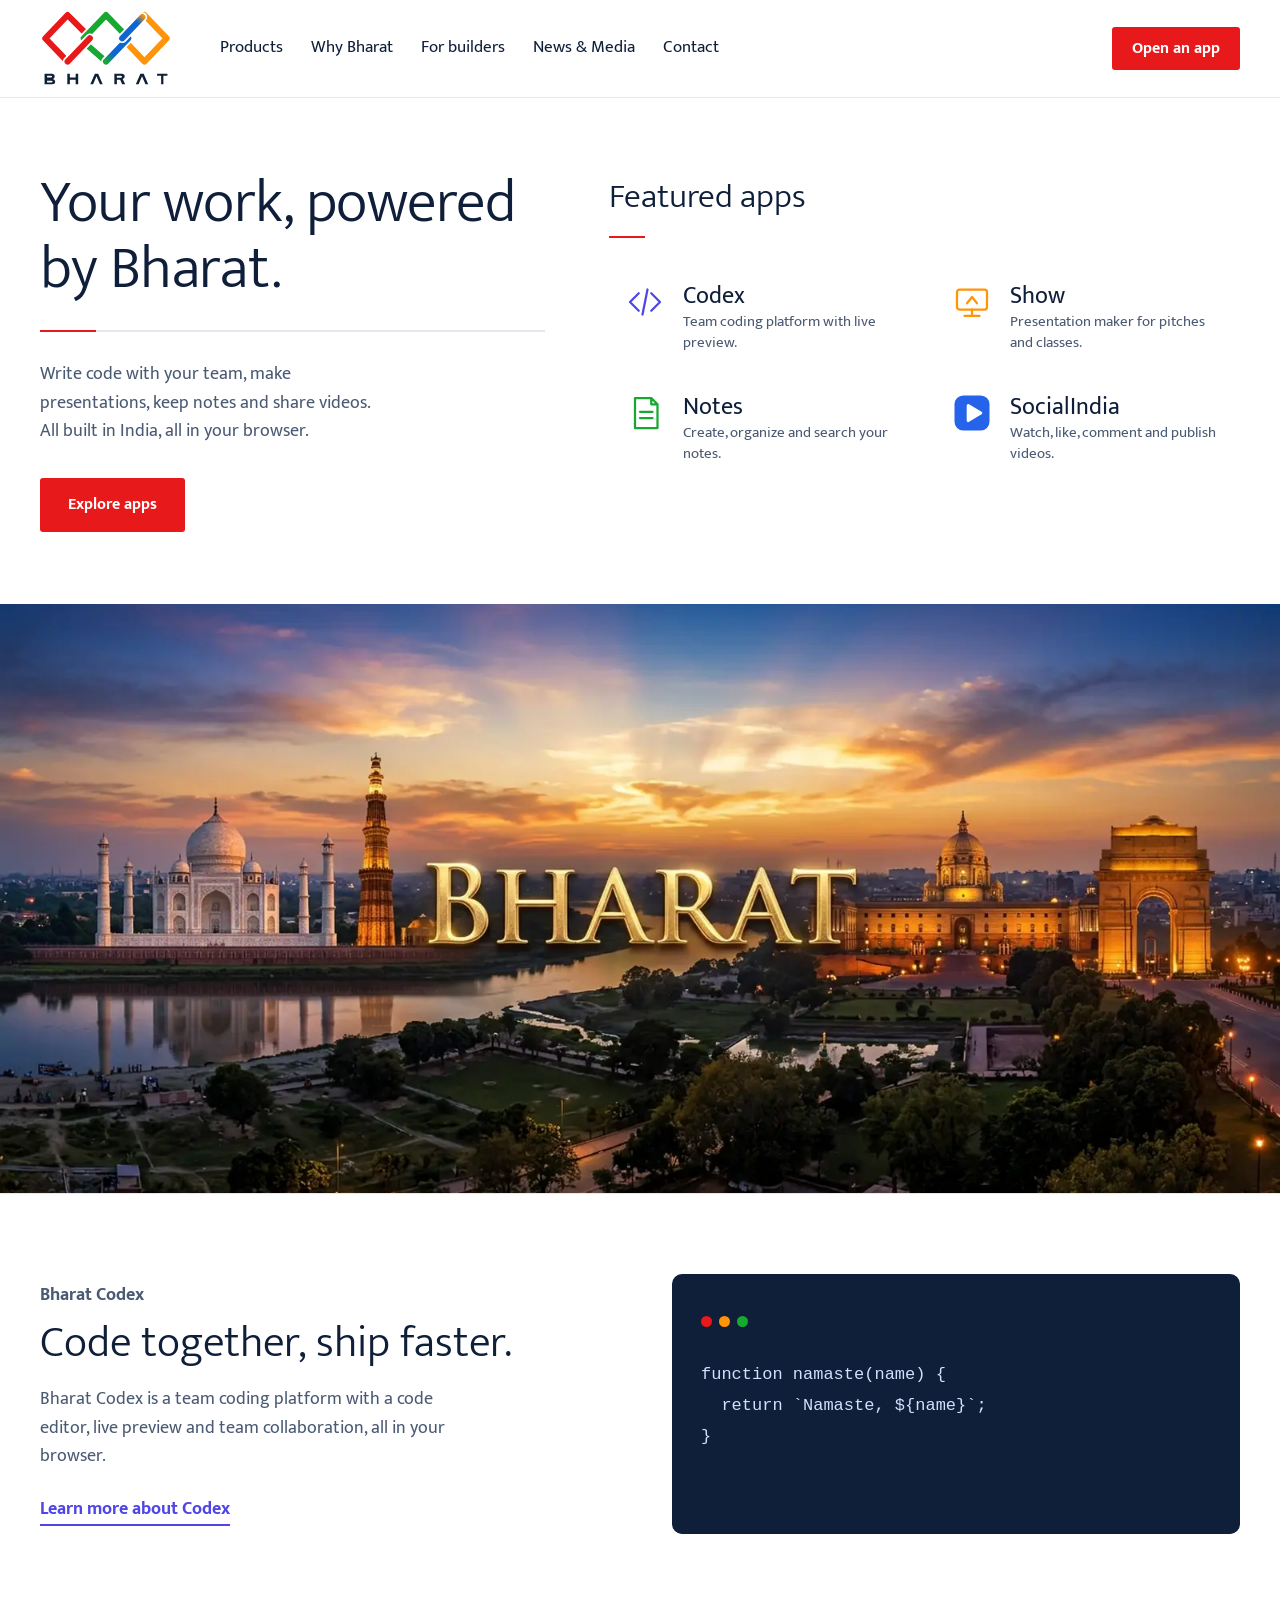
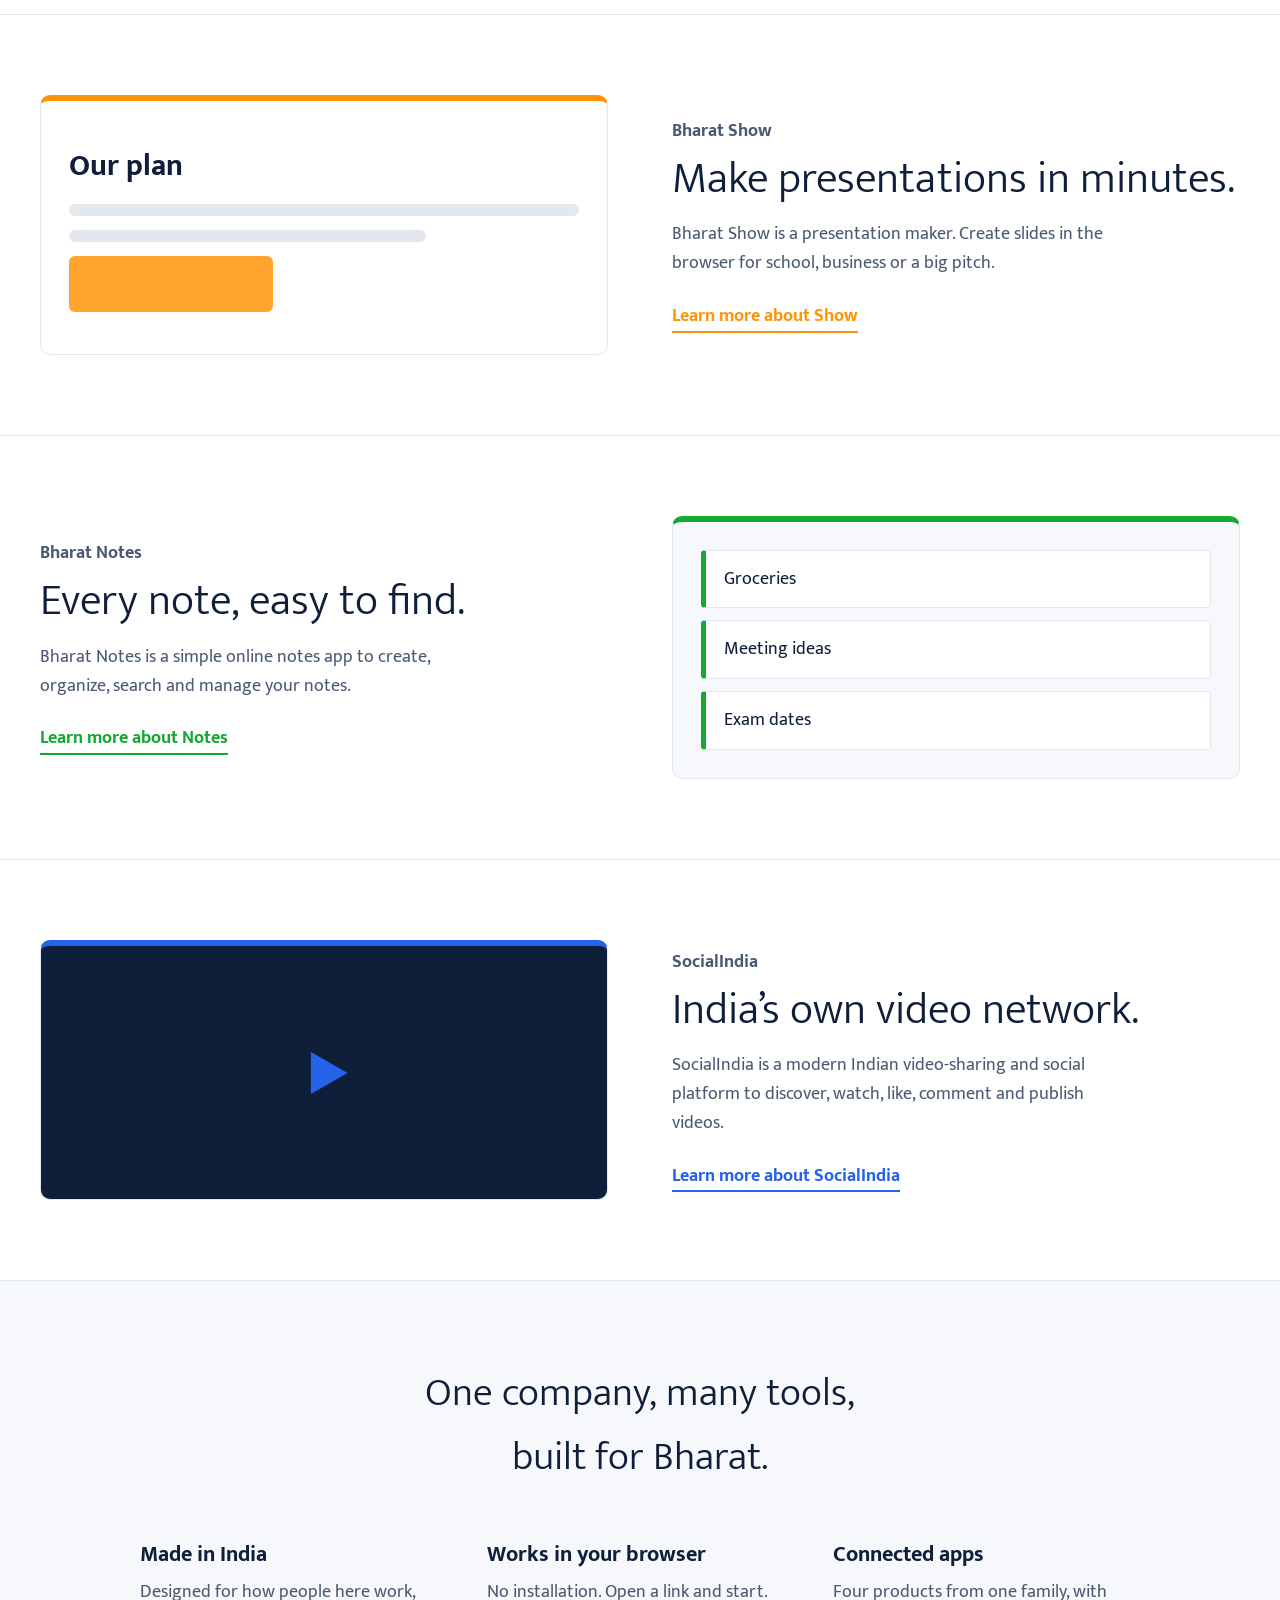
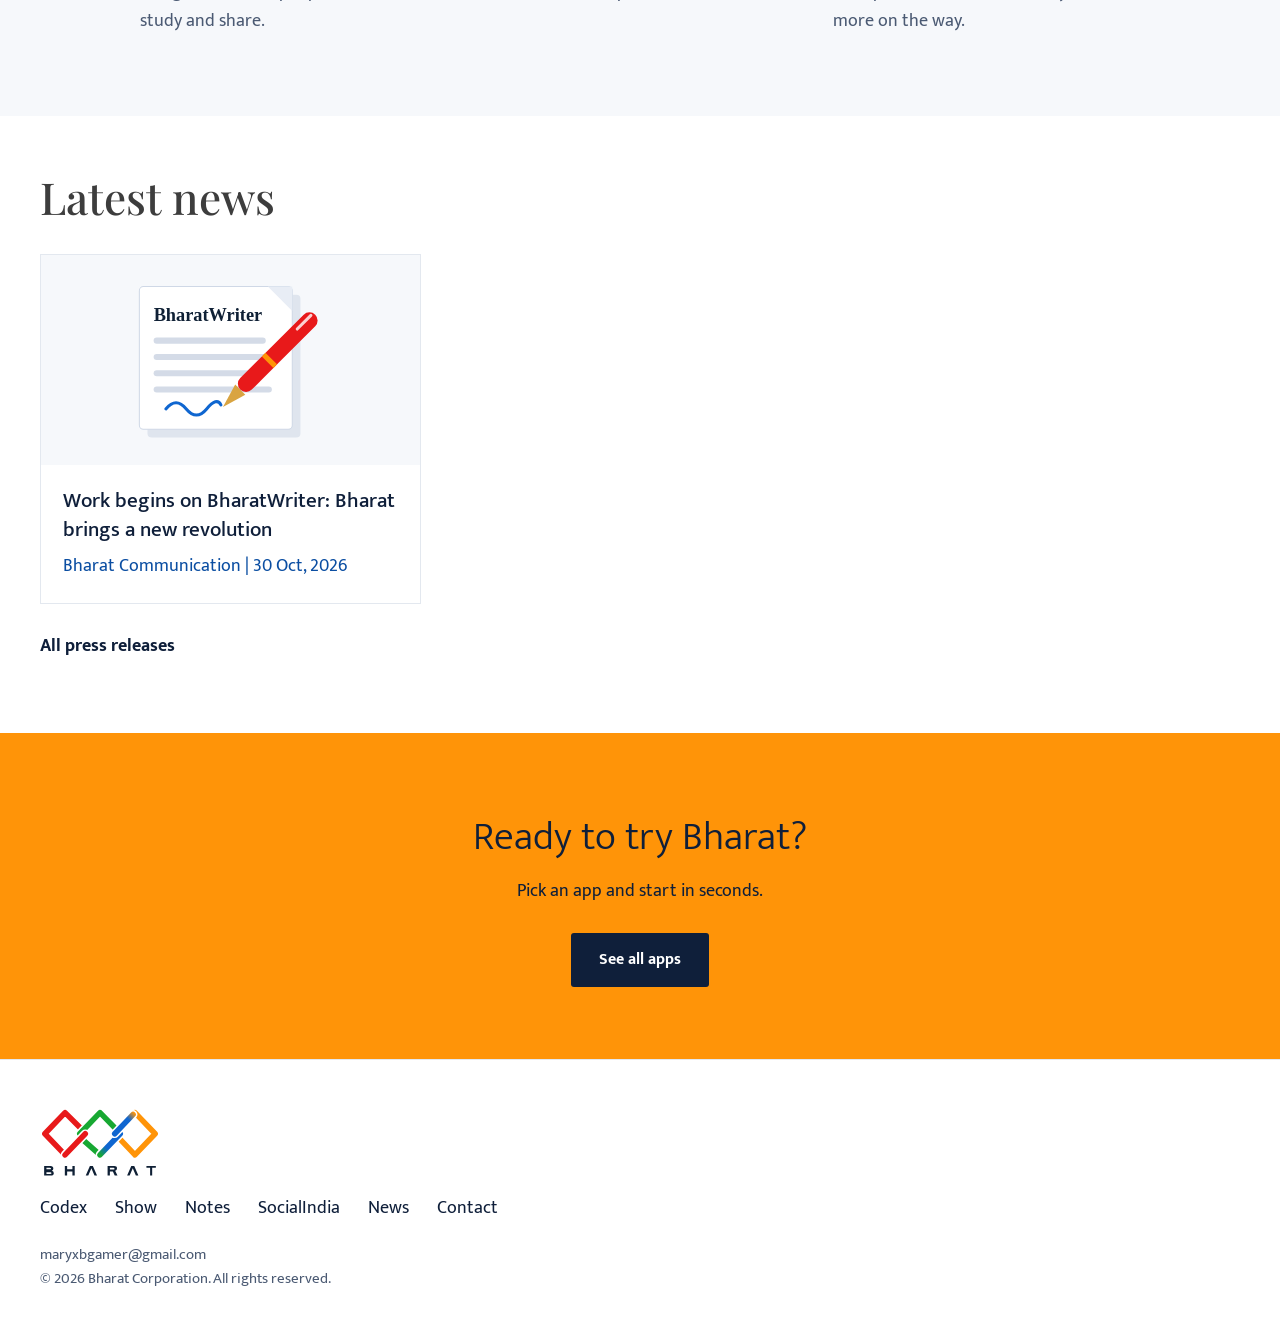
<file: index.html>
<!DOCTYPE html>
<html lang="en"><head><meta charset="utf-8"><meta name="viewport" content="width=device-width, initial-scale=1">
<title>Bharat — Software for everyone in India</title><meta name="description" content="Bharat builds Indian software: a team coding platform, a presentation maker, a notes app and a video-sharing network.">
<link rel="icon" href="data:image/svg+xml,%3Csvg xmlns='http://www.w3.org/2000/svg' viewBox='0 0 32 32'%3E%3Crect x='1' y='8' width='14' height='14' rx='3' transform='rotate(45 8 15)' fill='none' stroke='%23e8191a' stroke-width='3'/%3E%3Crect x='17' y='8' width='14' height='14' rx='3' transform='rotate(45 24 15)' fill='none' stroke='%23ff9408' stroke-width='3'/%3E%3C/svg%3E">
<link rel="preconnect" href="https://fonts.googleapis.com"><link rel="preconnect" href="https://fonts.gstatic.com" crossorigin>
<link href="https://fonts.googleapis.com/css2?family=Mukta:wght@300;400;500;700&family=Cinzel:wght@700&family=Playfair+Display:wght@500&display=swap" rel="stylesheet">
<link rel="stylesheet" href="style.css"></head>
<body>
<svg width="0" height="0" style="position:absolute" aria-hidden="true" focusable="false"><defs><linearGradient id="bh-lower" gradientUnits="userSpaceOnUse" x1="770" y1="544" x2="800" y2="514"><stop offset="0" stop-color="#17a832"/><stop offset="1" stop-color="#0f66d0"/></linearGradient><linearGradient id="bh-upper" gradientUnits="userSpaceOnUse" x1="834" y1="452" x2="920" y2="362"><stop offset=".7" stop-color="#0f66d0"/><stop offset="1" stop-color="#ff9408"/></linearGradient><symbol id="bharat-logo" viewBox="509 340 522 304"><g fill="none" stroke-width="24" stroke-linecap="round" stroke-linejoin="round"><path d="M685 427 618 360 530 452 618 544 706 452" stroke="#e8191a"/><path d="M682 452 770 360 846 438" stroke="#fff" stroke-width="38"/><path d="M682 452 770 360 846 438" stroke="#17a832"/><path d="M702 484 770 544" stroke="#17a832"/><path d="M618 544 706 452" stroke="#fff" stroke-width="38"/><path d="M618 544 706 452" stroke="#e8191a"/><path d="M922 360 1010 452 922 544 850 468" stroke="#ff9408"/><path d="M770 544 858 452" stroke="#fff" stroke-width="38"/><path d="M770 544 858 452" stroke="url(#bh-lower)"/><path d="M914 368 834 452" stroke="#fff" stroke-width="38"/><path d="M914 368 834 452" stroke="url(#bh-upper)"/></g><g fill="#0f2035" fill-rule="evenodd"><path d="M527 592H555Q567 592 567 603Q567 611 560 613Q569 615 569 624Q569 634 556 634H527ZM537 600H551Q557 600 557 604Q557 607 551 607H537ZM537 620H553Q559 620 559 624Q559 627 553 627H537Z"/><path d="M617 592h10v15h23v-15h10v42h-10v-18h-23v18h-10z"/><path id="bh-a" d="M708 634 726 592H739L757 634H746L732.5 602 719 634Z"/><path d="M803 592H832Q844 592 844 602Q844 611 836 613L846 634H834L826 616H813V634H803ZM813 600V608H829Q833 608 833 604Q833 600 829 600Z"/><use href="#bh-a" x="180"/><path d="M972 592H1013V600H997V634H988V600H972Z"/></g></symbol></defs></svg>
<header class="top">
<a class="brand" href="index.html" aria-label="Bharat home"><svg class="logo" viewBox="0 0 522 304" role="img" aria-label="Bharat"><use href="#bharat-logo"/></svg></a>
<button class="menu" aria-label="Menu" aria-expanded="false"><span></span><span></span><span></span></button>
<nav aria-label="Main" id="mainnav"><a href="products.html">Products</a><a href="why-bharat.html">Why Bharat</a><a href="builders.html">For builders</a><a href="news.html">News & Media</a><a href="contact.html">Contact</a></nav>
<a class="btn small" href="products.html">Open an app</a>
</header>
<main>
<section class="hero"><div class="hero-copy"><h1>Your work, powered by Bharat.</h1><p>Write code with your team, make presentations, keep notes and share videos. All built in India, all in your browser.</p><a class="btn" href="products.html">Explore apps</a></div>
<div class="featured"><h2>Featured apps</h2><ul><li class="app" style="--c:#4f46e5"><a href="codex.html"><svg viewBox="0 0 32 32" aria-hidden="true"><path d="M11 9 4 16l7 7M21 9l7 7-7 7M18 6l-4 20"/></svg><h3>Codex</h3><p>Team coding platform with live preview.</p></a></li><li class="app" style="--c:#ff9408"><a href="show.html"><svg viewBox="0 0 32 32" aria-hidden="true"><rect x="4" y="6" width="24" height="16" rx="2"/><path d="M16 22v5M10 27h12M12 17l4-5 4 5"/></svg><h3>Show</h3><p>Presentation maker for pitches and classes.</p></a></li><li class="app" style="--c:#17a832"><a href="notes.html"><svg viewBox="0 0 32 32" aria-hidden="true"><path d="M8 4h13l5 5v19H8zM21 4v5h5M12 15h10M12 20h10"/></svg><h3>Notes</h3><p>Create, organize and search your notes.</p></a></li><li class="app" style="--c:#2563eb"><a href="socialindia.html"><svg class="sicon" viewBox="0 0 64 64" role="img" aria-label="SocialIndia"><rect x="4" y="4" width="56" height="56" rx="14" fill="#2563eb"/><path d="M26 20 46 32 26 44Z" fill="#fff" stroke="#fff" stroke-width="5" stroke-linejoin="round"/></svg><h3>SocialIndia</h3><p>Watch, like, comment and publish videos.</p></a></li></ul></div></section>
<section class="scene" aria-label="Bharat at sunset"><img class="scene-svg" alt="Bharat: Taj Mahal, Qutub Minar, Rashtrapati Bhavan and India Gate at sunset" width="1600" height="893" src="[data-uri]"></section>
<section class="spot" style="--c:#4f46e5"><div><p class="tag">Bharat Codex</p><h2>Code together, ship faster.</h2><p>Bharat Codex is a team coding platform with a code editor, live preview and team collaboration, all in your browser.</p><a class="link" href="codex.html">Learn more about Codex</a></div><div class="panel code"><i></i><i></i><i></i><pre>function namaste(name) {
  return `Namaste, ${name}`;
}</pre></div></section>
<section class="spot rev" style="--c:#ff9408"><div><p class="tag">Bharat Show</p><h2>Make presentations in minutes.</h2><p>Bharat Show is a presentation maker. Create slides in the browser for school, business or a big pitch.</p><a class="link" href="show.html">Learn more about Show</a></div><div class="panel slide"><b>Our plan</b><span></span><span></span><span class="s"></span></div></section>
<section class="spot" style="--c:#17a832"><div><p class="tag">Bharat Notes</p><h2>Every note, easy to find.</h2><p>Bharat Notes is a simple online notes app to create, organize, search and manage your notes.</p><a class="link" href="notes.html">Learn more about Notes</a></div><div class="panel notes"><div>Groceries</div><div>Meeting ideas</div><div>Exam dates</div></div></section>
<section class="spot rev" style="--c:#2563eb"><div><p class="tag">SocialIndia</p><h2>India’s own video network.</h2><p>SocialIndia is a modern Indian video-sharing and social platform to discover, watch, like, comment and publish videos.</p><a class="link" href="socialindia.html">Learn more about SocialIndia</a></div><div class="panel video"><svg viewBox="0 0 32 32"><path d="m11 8 14 8-14 8z"/></svg></div></section>
<section class="suite"><h2>One company, many tools, built for Bharat.</h2><div class="cols"><div><h3>Made in India</h3><p>Designed for how people here work, study and share.</p></div><div><h3>Works in your browser</h3><p>No installation. Open a link and start.</p></div><div><h3>Connected apps</h3><p>Four products from one family, with more on the way.</p></div></div></section>
<section class="news"><h2>Latest news</h2><div class="newsgrid"><a class="ncard" href="news-bharatwriter.html"><div class="img"><svg viewBox="0 0 320 180" role="img" aria-label="Paper and pen with the text BharatWriter"><rect x="78" y="26" width="150" height="140" rx="4" fill="#dfe5ee"/><rect x="70" y="18" width="150" height="140" rx="4" fill="#fff" stroke="#cfd8e6"/><path d="M196 18h24v24z" fill="#e8edf5"/><text x="84" y="52" font-family="Georgia,serif" font-weight="700" font-size="18" fill="#0f2035">BharatWriter</text><g fill="#d4dbe7"><rect x="84" y="68" width="110" height="6" rx="3"/><rect x="84" y="84" width="120" height="6" rx="3"/><rect x="84" y="100" width="96" height="6" rx="3"/><rect x="84" y="116" width="116" height="6" rx="3"/></g><path d="M96 138q10-12 20 0t20 0t14-4" fill="none" stroke="#0f66d0" stroke-width="3" stroke-linecap="round"/><g transform="translate(152 136) rotate(-45)"><polygon points="0,0 24,-7 24,7" fill="#d9a441"/><rect x="24" y="-8" width="104" height="16" rx="8" fill="#e8191a"/><rect x="62" y="-8" width="5" height="16" fill="#ff9408"/><rect x="104" y="-4" width="22" height="3" rx="1.5" fill="#fff" opacity=".8"/></g></svg></div><div class="t">Work begins on BharatWriter: Bharat brings a new revolution</div><div class="m">Bharat Communication | 30 Oct, 2026</div></a></div><a class="link" href="news.html">All press releases</a></section>
<section class="cta"><h2>Ready to try Bharat?</h2><p>Pick an app and start in seconds.</p><a class="btn" href="products.html">See all apps</a></section>
</main>
<footer><svg class="logo foot" viewBox="0 0 522 304" role="img" aria-label="Bharat"><use href="#bharat-logo"/></svg>
<nav aria-label="Products"><a href="codex.html">Codex</a><a href="show.html">Show</a><a href="notes.html">Notes</a><a href="socialindia.html">SocialIndia</a><a href="news.html">News</a><a href="contact.html">Contact</a></nav>
<p><a href="mailto:maryxbgamer@gmail.com">maryxbgamer@gmail.com</a></p>
<p>© 2026 Bharat Corporation. All rights reserved.</p></footer>
<script src="script.js"></script>
</body></html>
</file>
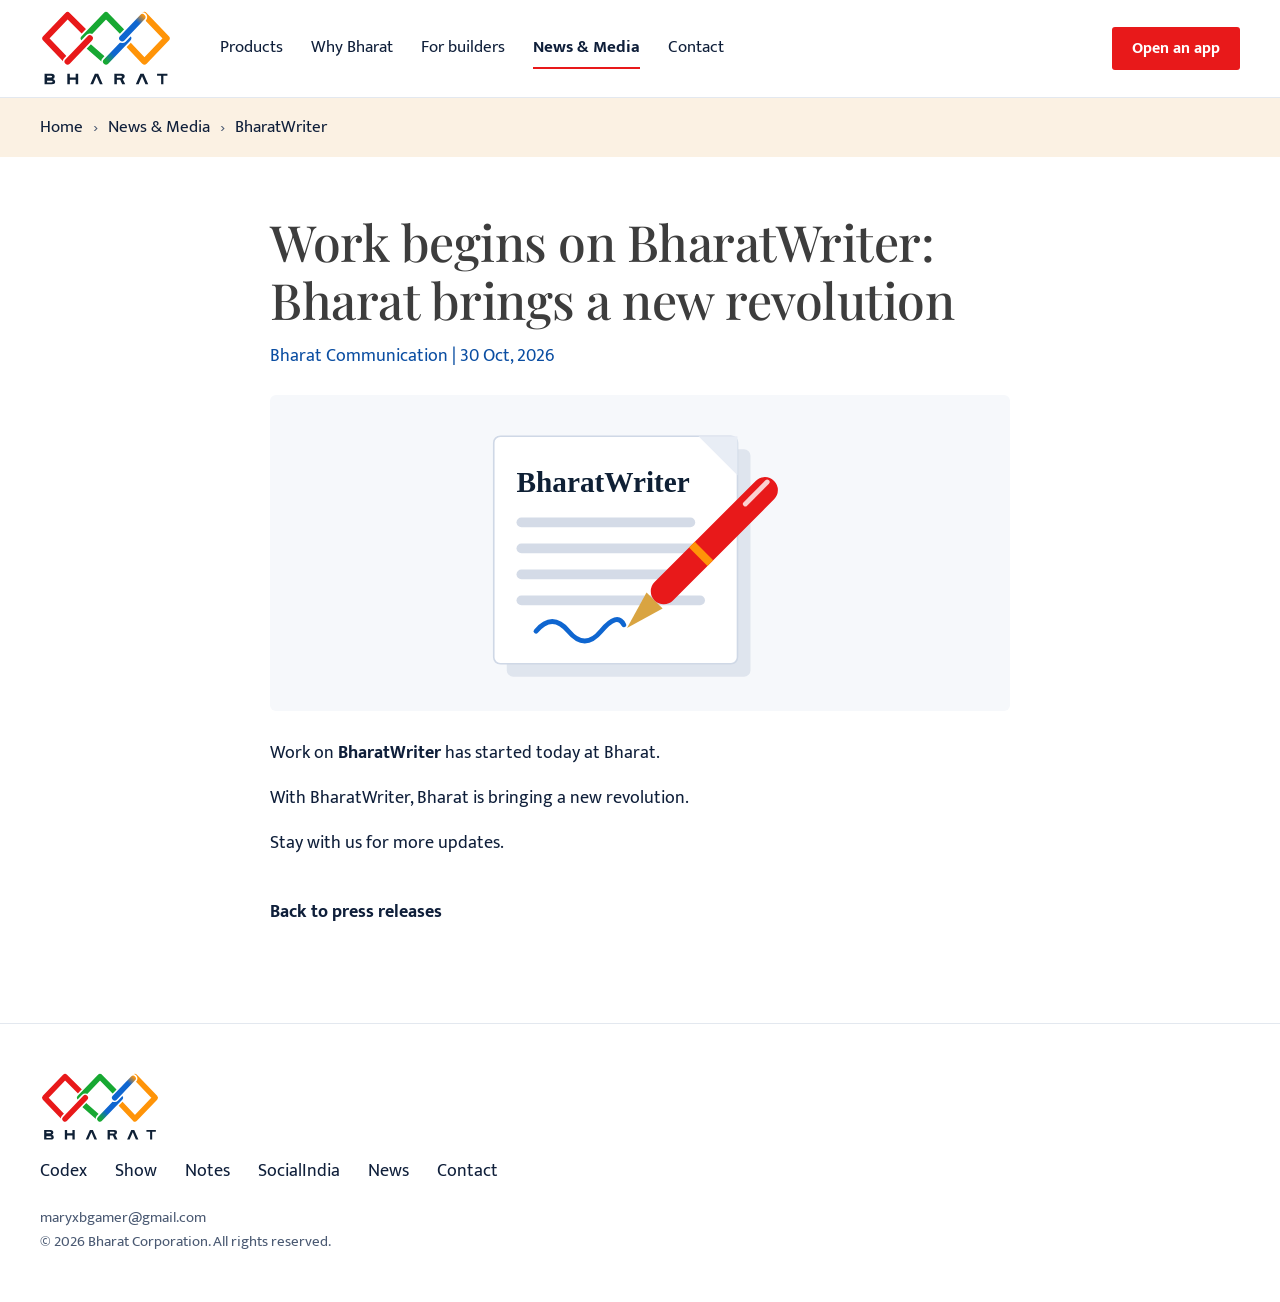
<file: bharatwriter.html>
<!DOCTYPE html>
<html lang="en"><head><meta charset="utf-8"><meta name="viewport" content="width=device-width, initial-scale=1">
<title>Work begins on BharatWriter: Bharat brings a new revolution — Bharat</title><meta name="description" content="Work on BharatWriter has started at Bharat.">
<link rel="icon" href="data:image/svg+xml,%3Csvg xmlns='http://www.w3.org/2000/svg' viewBox='0 0 32 32'%3E%3Crect x='1' y='8' width='14' height='14' rx='3' transform='rotate(45 8 15)' fill='none' stroke='%23e8191a' stroke-width='3'/%3E%3Crect x='17' y='8' width='14' height='14' rx='3' transform='rotate(45 24 15)' fill='none' stroke='%23ff9408' stroke-width='3'/%3E%3C/svg%3E">
<link rel="preconnect" href="https://fonts.googleapis.com"><link rel="preconnect" href="https://fonts.gstatic.com" crossorigin>
<link href="https://fonts.googleapis.com/css2?family=Mukta:wght@300;400;500;700&family=Cinzel:wght@700&family=Playfair+Display:wght@500&display=swap" rel="stylesheet">
<link rel="stylesheet" href="style.css"></head>
<body>
<svg width="0" height="0" style="position:absolute" aria-hidden="true" focusable="false"><defs><linearGradient id="bh-lower" gradientUnits="userSpaceOnUse" x1="770" y1="544" x2="800" y2="514"><stop offset="0" stop-color="#17a832"/><stop offset="1" stop-color="#0f66d0"/></linearGradient><linearGradient id="bh-upper" gradientUnits="userSpaceOnUse" x1="834" y1="452" x2="920" y2="362"><stop offset=".7" stop-color="#0f66d0"/><stop offset="1" stop-color="#ff9408"/></linearGradient><symbol id="bharat-logo" viewBox="509 340 522 304"><g fill="none" stroke-width="24" stroke-linecap="round" stroke-linejoin="round"><path d="M685 427 618 360 530 452 618 544 706 452" stroke="#e8191a"/><path d="M682 452 770 360 846 438" stroke="#fff" stroke-width="38"/><path d="M682 452 770 360 846 438" stroke="#17a832"/><path d="M702 484 770 544" stroke="#17a832"/><path d="M618 544 706 452" stroke="#fff" stroke-width="38"/><path d="M618 544 706 452" stroke="#e8191a"/><path d="M922 360 1010 452 922 544 850 468" stroke="#ff9408"/><path d="M770 544 858 452" stroke="#fff" stroke-width="38"/><path d="M770 544 858 452" stroke="url(#bh-lower)"/><path d="M914 368 834 452" stroke="#fff" stroke-width="38"/><path d="M914 368 834 452" stroke="url(#bh-upper)"/></g><g fill="#0f2035" fill-rule="evenodd"><path d="M527 592H555Q567 592 567 603Q567 611 560 613Q569 615 569 624Q569 634 556 634H527ZM537 600H551Q557 600 557 604Q557 607 551 607H537ZM537 620H553Q559 620 559 624Q559 627 553 627H537Z"/><path d="M617 592h10v15h23v-15h10v42h-10v-18h-23v18h-10z"/><path id="bh-a" d="M708 634 726 592H739L757 634H746L732.5 602 719 634Z"/><path d="M803 592H832Q844 592 844 602Q844 611 836 613L846 634H834L826 616H813V634H803ZM813 600V608H829Q833 608 833 604Q833 600 829 600Z"/><use href="#bh-a" x="180"/><path d="M972 592H1013V600H997V634H988V600H972Z"/></g></symbol></defs></svg>
<header class="top">
<a class="brand" href="index.html" aria-label="Bharat home"><svg class="logo" viewBox="0 0 522 304" role="img" aria-label="Bharat"><use href="#bharat-logo"/></svg></a>
<button class="menu" aria-label="Menu" aria-expanded="false"><span></span><span></span><span></span></button>
<nav aria-label="Main" id="mainnav"><a href="products.html">Products</a><a href="why-bharat.html">Why Bharat</a><a href="builders.html">For builders</a><a href="news.html" aria-current="page">News & Media</a><a href="contact.html">Contact</a></nav>
<a class="btn small" href="products.html">Open an app</a>
</header>
<main>
<div class="crumb"><a href="index.html">Home</a><span>›</span><a href="news.html">News & Media</a><span>›</span>BharatWriter</div>
<article class="article"><h1>Work begins on BharatWriter: Bharat brings a new revolution</h1><p class="m">Bharat Communication | 30 Oct, 2026</p><div class="himg"><svg viewBox="0 0 320 180" role="img" aria-label="Paper and pen with the text BharatWriter"><rect x="78" y="26" width="150" height="140" rx="4" fill="#dfe5ee"/><rect x="70" y="18" width="150" height="140" rx="4" fill="#fff" stroke="#cfd8e6"/><path d="M196 18h24v24z" fill="#e8edf5"/><text x="84" y="52" font-family="Georgia,serif" font-weight="700" font-size="18" fill="#0f2035">BharatWriter</text><g fill="#d4dbe7"><rect x="84" y="68" width="110" height="6" rx="3"/><rect x="84" y="84" width="120" height="6" rx="3"/><rect x="84" y="100" width="96" height="6" rx="3"/><rect x="84" y="116" width="116" height="6" rx="3"/></g><path d="M96 138q10-12 20 0t20 0t14-4" fill="none" stroke="#0f66d0" stroke-width="3" stroke-linecap="round"/><g transform="translate(152 136) rotate(-45)"><polygon points="0,0 24,-7 24,7" fill="#d9a441"/><rect x="24" y="-8" width="104" height="16" rx="8" fill="#e8191a"/><rect x="62" y="-8" width="5" height="16" fill="#ff9408"/><rect x="104" y="-4" width="22" height="3" rx="1.5" fill="#fff" opacity=".8"/></g></svg></div>
<p>Work on <b>BharatWriter</b> has started today at Bharat.</p><p>With BharatWriter, Bharat is bringing a new revolution.</p><p>Stay with us for more updates.</p><p><a class="link" href="news.html">Back to press releases</a></p></article></main>
<footer><svg class="logo foot" viewBox="0 0 522 304" role="img" aria-label="Bharat"><use href="#bharat-logo"/></svg>
<nav aria-label="Products"><a href="codex.html">Codex</a><a href="show.html">Show</a><a href="notes.html">Notes</a><a href="socialindia.html">SocialIndia</a><a href="news.html">News</a><a href="contact.html">Contact</a></nav>
<p><a href="mailto:maryxbgamer@gmail.com">maryxbgamer@gmail.com</a></p>
<p>© 2026 Bharat Corporation. All rights reserved.</p></footer>
<script src="script.js"></script>
</body></html>
</file>
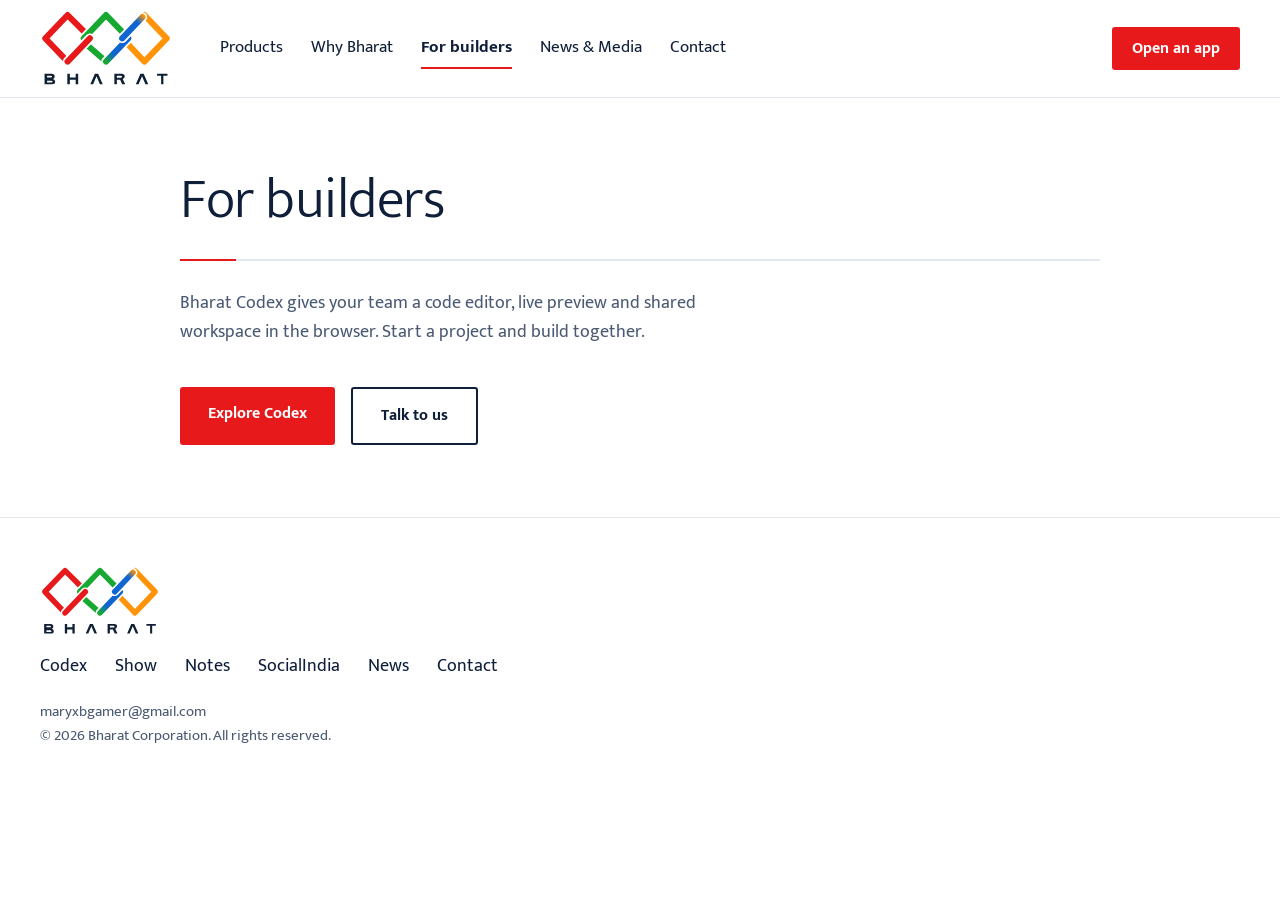
<file: builders.html>
<!DOCTYPE html>
<html lang="en"><head><meta charset="utf-8"><meta name="viewport" content="width=device-width, initial-scale=1">
<title>Bharat for builders</title><meta name="description" content="Build and ship code with your team on Bharat Codex.">
<link rel="icon" href="data:image/svg+xml,%3Csvg xmlns='http://www.w3.org/2000/svg' viewBox='0 0 32 32'%3E%3Crect x='1' y='8' width='14' height='14' rx='3' transform='rotate(45 8 15)' fill='none' stroke='%23e8191a' stroke-width='3'/%3E%3Crect x='17' y='8' width='14' height='14' rx='3' transform='rotate(45 24 15)' fill='none' stroke='%23ff9408' stroke-width='3'/%3E%3C/svg%3E">
<link rel="preconnect" href="https://fonts.googleapis.com"><link rel="preconnect" href="https://fonts.gstatic.com" crossorigin>
<link href="https://fonts.googleapis.com/css2?family=Mukta:wght@300;400;500;700&family=Cinzel:wght@700&family=Playfair+Display:wght@500&display=swap" rel="stylesheet">
<link rel="stylesheet" href="style.css"></head>
<body>
<svg width="0" height="0" style="position:absolute" aria-hidden="true" focusable="false"><defs><linearGradient id="bh-lower" gradientUnits="userSpaceOnUse" x1="770" y1="544" x2="800" y2="514"><stop offset="0" stop-color="#17a832"/><stop offset="1" stop-color="#0f66d0"/></linearGradient><linearGradient id="bh-upper" gradientUnits="userSpaceOnUse" x1="834" y1="452" x2="920" y2="362"><stop offset=".7" stop-color="#0f66d0"/><stop offset="1" stop-color="#ff9408"/></linearGradient><symbol id="bharat-logo" viewBox="509 340 522 304"><g fill="none" stroke-width="24" stroke-linecap="round" stroke-linejoin="round"><path d="M685 427 618 360 530 452 618 544 706 452" stroke="#e8191a"/><path d="M682 452 770 360 846 438" stroke="#fff" stroke-width="38"/><path d="M682 452 770 360 846 438" stroke="#17a832"/><path d="M702 484 770 544" stroke="#17a832"/><path d="M618 544 706 452" stroke="#fff" stroke-width="38"/><path d="M618 544 706 452" stroke="#e8191a"/><path d="M922 360 1010 452 922 544 850 468" stroke="#ff9408"/><path d="M770 544 858 452" stroke="#fff" stroke-width="38"/><path d="M770 544 858 452" stroke="url(#bh-lower)"/><path d="M914 368 834 452" stroke="#fff" stroke-width="38"/><path d="M914 368 834 452" stroke="url(#bh-upper)"/></g><g fill="#0f2035" fill-rule="evenodd"><path d="M527 592H555Q567 592 567 603Q567 611 560 613Q569 615 569 624Q569 634 556 634H527ZM537 600H551Q557 600 557 604Q557 607 551 607H537ZM537 620H553Q559 620 559 624Q559 627 553 627H537Z"/><path d="M617 592h10v15h23v-15h10v42h-10v-18h-23v18h-10z"/><path id="bh-a" d="M708 634 726 592H739L757 634H746L732.5 602 719 634Z"/><path d="M803 592H832Q844 592 844 602Q844 611 836 613L846 634H834L826 616H813V634H803ZM813 600V608H829Q833 608 833 604Q833 600 829 600Z"/><use href="#bh-a" x="180"/><path d="M972 592H1013V600H997V634H988V600H972Z"/></g></symbol></defs></svg>
<header class="top">
<a class="brand" href="index.html" aria-label="Bharat home"><svg class="logo" viewBox="0 0 522 304" role="img" aria-label="Bharat"><use href="#bharat-logo"/></svg></a>
<button class="menu" aria-label="Menu" aria-expanded="false"><span></span><span></span><span></span></button>
<nav aria-label="Main" id="mainnav"><a href="products.html">Products</a><a href="why-bharat.html">Why Bharat</a><a href="builders.html" aria-current="page">For builders</a><a href="news.html">News & Media</a><a href="contact.html">Contact</a></nav>
<a class="btn small" href="products.html">Open an app</a>
</header>
<main>
<div class="page"><h1>For builders</h1><p>Bharat Codex gives your team a code editor, live preview and shared workspace in the browser. Start a project and build together.</p>
<div class="ctas" style="justify-content:flex-start"><a class="btn" href="codex.html">Explore Codex</a><a class="btn ghost" href="contact.html">Talk to us</a></div></div></main>
<footer><svg class="logo foot" viewBox="0 0 522 304" role="img" aria-label="Bharat"><use href="#bharat-logo"/></svg>
<nav aria-label="Products"><a href="codex.html">Codex</a><a href="show.html">Show</a><a href="notes.html">Notes</a><a href="socialindia.html">SocialIndia</a><a href="news.html">News</a><a href="contact.html">Contact</a></nav>
<p><a href="mailto:maryxbgamer@gmail.com">maryxbgamer@gmail.com</a></p>
<p>© 2026 Bharat Corporation. All rights reserved.</p></footer>
<script src="script.js"></script>
</body></html>
</file>
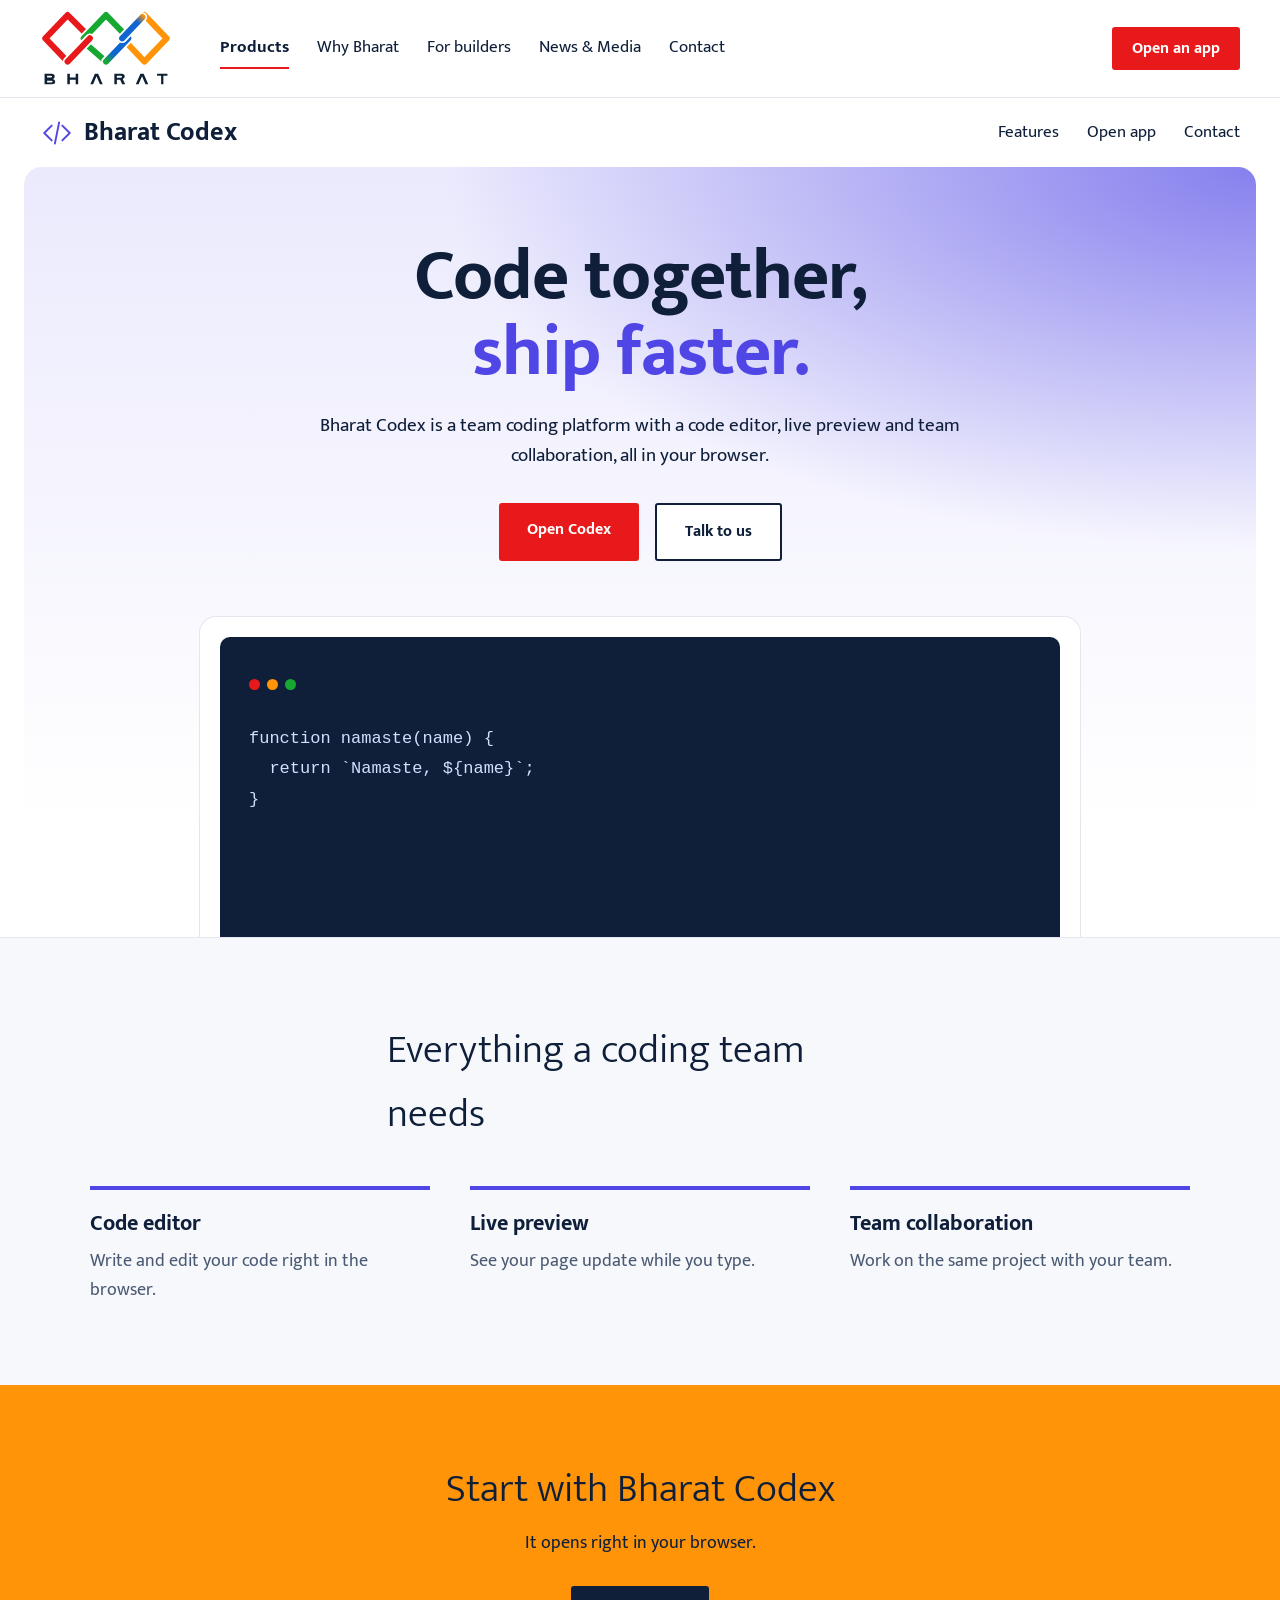
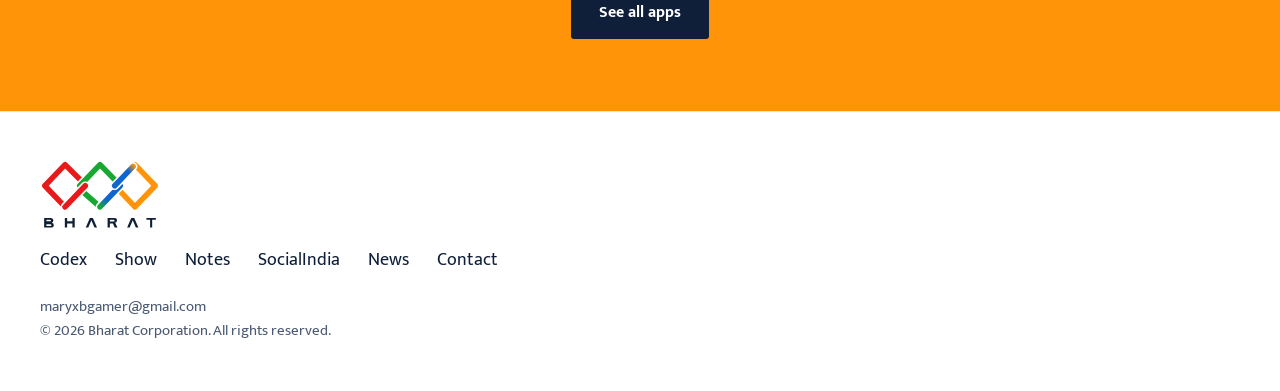
<file: codex.html>
<!DOCTYPE html>
<html lang="en"><head><meta charset="utf-8"><meta name="viewport" content="width=device-width, initial-scale=1">
<title>Bharat Codex</title><meta name="description" content="Bharat Codex is a team coding platform with a code editor, live preview and team collaboration, all in your browser.">
<link rel="icon" href="data:image/svg+xml,%3Csvg xmlns='http://www.w3.org/2000/svg' viewBox='0 0 32 32'%3E%3Crect x='1' y='8' width='14' height='14' rx='3' transform='rotate(45 8 15)' fill='none' stroke='%23e8191a' stroke-width='3'/%3E%3Crect x='17' y='8' width='14' height='14' rx='3' transform='rotate(45 24 15)' fill='none' stroke='%23ff9408' stroke-width='3'/%3E%3C/svg%3E">
<link rel="preconnect" href="https://fonts.googleapis.com"><link rel="preconnect" href="https://fonts.gstatic.com" crossorigin>
<link href="https://fonts.googleapis.com/css2?family=Mukta:wght@300;400;500;700&family=Cinzel:wght@700&family=Playfair+Display:wght@500&display=swap" rel="stylesheet">
<link rel="stylesheet" href="style.css"></head>
<body>
<svg width="0" height="0" style="position:absolute" aria-hidden="true" focusable="false"><defs><linearGradient id="bh-lower" gradientUnits="userSpaceOnUse" x1="770" y1="544" x2="800" y2="514"><stop offset="0" stop-color="#17a832"/><stop offset="1" stop-color="#0f66d0"/></linearGradient><linearGradient id="bh-upper" gradientUnits="userSpaceOnUse" x1="834" y1="452" x2="920" y2="362"><stop offset=".7" stop-color="#0f66d0"/><stop offset="1" stop-color="#ff9408"/></linearGradient><symbol id="bharat-logo" viewBox="509 340 522 304"><g fill="none" stroke-width="24" stroke-linecap="round" stroke-linejoin="round"><path d="M685 427 618 360 530 452 618 544 706 452" stroke="#e8191a"/><path d="M682 452 770 360 846 438" stroke="#fff" stroke-width="38"/><path d="M682 452 770 360 846 438" stroke="#17a832"/><path d="M702 484 770 544" stroke="#17a832"/><path d="M618 544 706 452" stroke="#fff" stroke-width="38"/><path d="M618 544 706 452" stroke="#e8191a"/><path d="M922 360 1010 452 922 544 850 468" stroke="#ff9408"/><path d="M770 544 858 452" stroke="#fff" stroke-width="38"/><path d="M770 544 858 452" stroke="url(#bh-lower)"/><path d="M914 368 834 452" stroke="#fff" stroke-width="38"/><path d="M914 368 834 452" stroke="url(#bh-upper)"/></g><g fill="#0f2035" fill-rule="evenodd"><path d="M527 592H555Q567 592 567 603Q567 611 560 613Q569 615 569 624Q569 634 556 634H527ZM537 600H551Q557 600 557 604Q557 607 551 607H537ZM537 620H553Q559 620 559 624Q559 627 553 627H537Z"/><path d="M617 592h10v15h23v-15h10v42h-10v-18h-23v18h-10z"/><path id="bh-a" d="M708 634 726 592H739L757 634H746L732.5 602 719 634Z"/><path d="M803 592H832Q844 592 844 602Q844 611 836 613L846 634H834L826 616H813V634H803ZM813 600V608H829Q833 608 833 604Q833 600 829 600Z"/><use href="#bh-a" x="180"/><path d="M972 592H1013V600H997V634H988V600H972Z"/></g></symbol></defs></svg>
<header class="top">
<a class="brand" href="index.html" aria-label="Bharat home"><svg class="logo" viewBox="0 0 522 304" role="img" aria-label="Bharat"><use href="#bharat-logo"/></svg></a>
<button class="menu" aria-label="Menu" aria-expanded="false"><span></span><span></span><span></span></button>
<nav aria-label="Main" id="mainnav"><a href="products.html" aria-current="page">Products</a><a href="why-bharat.html">Why Bharat</a><a href="builders.html">For builders</a><a href="news.html">News & Media</a><a href="contact.html">Contact</a></nav>
<a class="btn small" href="products.html">Open an app</a>
</header>
<main>
<div class="sub" style="--c:#4f46e5"><a class="pname" href="codex.html"><svg viewBox="0 0 32 32" aria-hidden="true"><path d="M11 9 4 16l7 7M21 9l7 7-7 7M18 6l-4 20"/></svg>Bharat Codex</a><nav><a href="#features">Features</a><a href="https://codex.bharat.cc.cd/" target="_blank" rel="noopener">Open app</a><a href="contact.html">Contact</a></nav></div>
<section class="phero" style="--c:#4f46e5;--t:#ebeafd"><h1>Code together,<br><span>ship faster.</span></h1><p>Bharat Codex is a team coding platform with a code editor, live preview and team collaboration, all in your browser.</p>
<div class="ctas"><a class="btn" href="https://codex.bharat.cc.cd/" target="_blank" rel="noopener">Open Codex</a><a class="btn ghost" href="contact.html">Talk to us</a></div><div class="mock" style="--c:#4f46e5"><div class="panel code"><i></i><i></i><i></i><pre>function namaste(name) {
  return `Namaste, ${name}`;
}</pre></div></div></section>
<section class="feats suite" id="features" style="--c:#4f46e5"><h2>Everything a coding team needs</h2><div class="cols"><div><h3>Code editor</h3><p>Write and edit your code right in the browser.</p></div><div><h3>Live preview</h3><p>See your page update while you type.</p></div><div><h3>Team collaboration</h3><p>Work on the same project with your team.</p></div></div></section>
<section class="cta"><h2>Start with Bharat Codex</h2><p>It opens right in your browser.</p><a class="btn" href="products.html">See all apps</a></section>
</main>
<footer><svg class="logo foot" viewBox="0 0 522 304" role="img" aria-label="Bharat"><use href="#bharat-logo"/></svg>
<nav aria-label="Products"><a href="codex.html">Codex</a><a href="show.html">Show</a><a href="notes.html">Notes</a><a href="socialindia.html">SocialIndia</a><a href="news.html">News</a><a href="contact.html">Contact</a></nav>
<p><a href="mailto:maryxbgamer@gmail.com">maryxbgamer@gmail.com</a></p>
<p>© 2026 Bharat Corporation. All rights reserved.</p></footer>
<script src="script.js"></script>
</body></html>
</file>
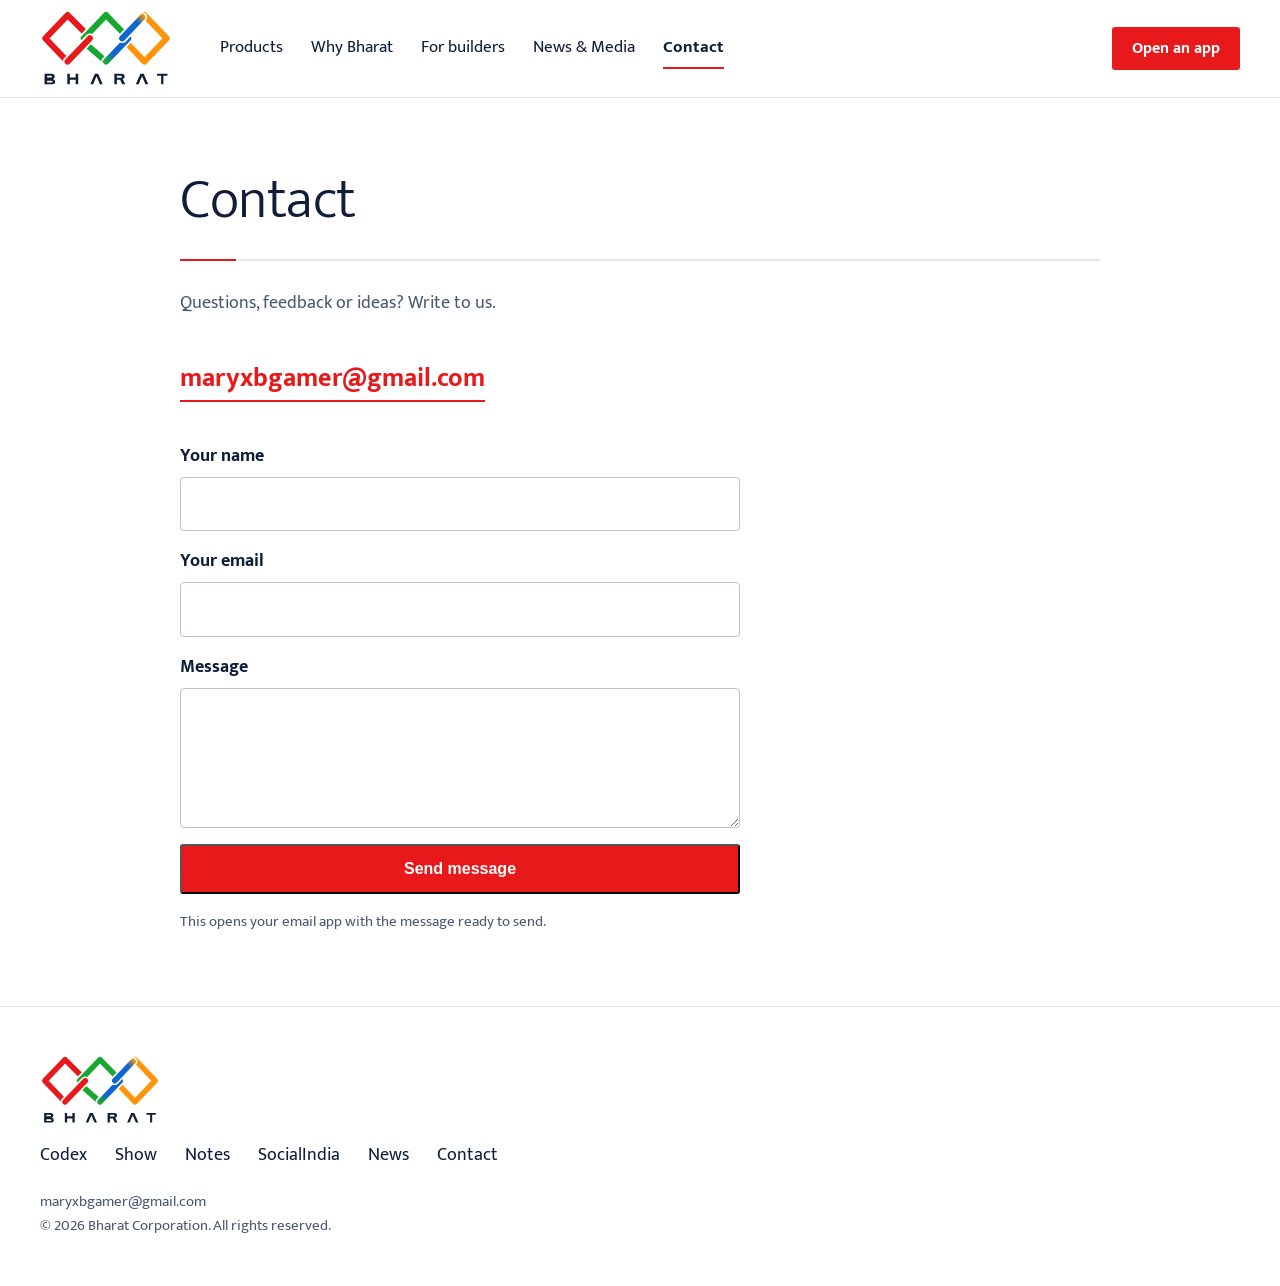
<file: contact.html>
<!DOCTYPE html>
<html lang="en"><head><meta charset="utf-8"><meta name="viewport" content="width=device-width, initial-scale=1">
<title>Contact Bharat</title><meta name="description" content="Write to the Bharat team.">
<link rel="icon" href="data:image/svg+xml,%3Csvg xmlns='http://www.w3.org/2000/svg' viewBox='0 0 32 32'%3E%3Crect x='1' y='8' width='14' height='14' rx='3' transform='rotate(45 8 15)' fill='none' stroke='%23e8191a' stroke-width='3'/%3E%3Crect x='17' y='8' width='14' height='14' rx='3' transform='rotate(45 24 15)' fill='none' stroke='%23ff9408' stroke-width='3'/%3E%3C/svg%3E">
<link rel="preconnect" href="https://fonts.googleapis.com"><link rel="preconnect" href="https://fonts.gstatic.com" crossorigin>
<link href="https://fonts.googleapis.com/css2?family=Mukta:wght@300;400;500;700&family=Cinzel:wght@700&family=Playfair+Display:wght@500&display=swap" rel="stylesheet">
<link rel="stylesheet" href="style.css"></head>
<body>
<svg width="0" height="0" style="position:absolute" aria-hidden="true" focusable="false"><defs><linearGradient id="bh-lower" gradientUnits="userSpaceOnUse" x1="770" y1="544" x2="800" y2="514"><stop offset="0" stop-color="#17a832"/><stop offset="1" stop-color="#0f66d0"/></linearGradient><linearGradient id="bh-upper" gradientUnits="userSpaceOnUse" x1="834" y1="452" x2="920" y2="362"><stop offset=".7" stop-color="#0f66d0"/><stop offset="1" stop-color="#ff9408"/></linearGradient><symbol id="bharat-logo" viewBox="509 340 522 304"><g fill="none" stroke-width="24" stroke-linecap="round" stroke-linejoin="round"><path d="M685 427 618 360 530 452 618 544 706 452" stroke="#e8191a"/><path d="M682 452 770 360 846 438" stroke="#fff" stroke-width="38"/><path d="M682 452 770 360 846 438" stroke="#17a832"/><path d="M702 484 770 544" stroke="#17a832"/><path d="M618 544 706 452" stroke="#fff" stroke-width="38"/><path d="M618 544 706 452" stroke="#e8191a"/><path d="M922 360 1010 452 922 544 850 468" stroke="#ff9408"/><path d="M770 544 858 452" stroke="#fff" stroke-width="38"/><path d="M770 544 858 452" stroke="url(#bh-lower)"/><path d="M914 368 834 452" stroke="#fff" stroke-width="38"/><path d="M914 368 834 452" stroke="url(#bh-upper)"/></g><g fill="#0f2035" fill-rule="evenodd"><path d="M527 592H555Q567 592 567 603Q567 611 560 613Q569 615 569 624Q569 634 556 634H527ZM537 600H551Q557 600 557 604Q557 607 551 607H537ZM537 620H553Q559 620 559 624Q559 627 553 627H537Z"/><path d="M617 592h10v15h23v-15h10v42h-10v-18h-23v18h-10z"/><path id="bh-a" d="M708 634 726 592H739L757 634H746L732.5 602 719 634Z"/><path d="M803 592H832Q844 592 844 602Q844 611 836 613L846 634H834L826 616H813V634H803ZM813 600V608H829Q833 608 833 604Q833 600 829 600Z"/><use href="#bh-a" x="180"/><path d="M972 592H1013V600H997V634H988V600H972Z"/></g></symbol></defs></svg>
<header class="top">
<a class="brand" href="index.html" aria-label="Bharat home"><svg class="logo" viewBox="0 0 522 304" role="img" aria-label="Bharat"><use href="#bharat-logo"/></svg></a>
<button class="menu" aria-label="Menu" aria-expanded="false"><span></span><span></span><span></span></button>
<nav aria-label="Main" id="mainnav"><a href="products.html">Products</a><a href="why-bharat.html">Why Bharat</a><a href="builders.html">For builders</a><a href="news.html">News & Media</a><a href="contact.html" aria-current="page">Contact</a></nav>
<a class="btn small" href="products.html">Open an app</a>
</header>
<main>
<div class="page"><h1>Contact</h1><p>Questions, feedback or ideas? Write to us.</p>
<a class="mail" href="mailto:maryxbgamer@gmail.com">maryxbgamer@gmail.com</a>
<form action="mailto:maryxbgamer@gmail.com" method="post" enctype="text/plain"><label>Your name<input name="name" required></label><label>Your email<input name="email" type="email" required></label><label>Message<textarea name="message" required></textarea></label><button class="btn" type="submit">Send message</button><p class="note">This opens your email app with the message ready to send.</p></form></div></main>
<footer><svg class="logo foot" viewBox="0 0 522 304" role="img" aria-label="Bharat"><use href="#bharat-logo"/></svg>
<nav aria-label="Products"><a href="codex.html">Codex</a><a href="show.html">Show</a><a href="notes.html">Notes</a><a href="socialindia.html">SocialIndia</a><a href="news.html">News</a><a href="contact.html">Contact</a></nav>
<p><a href="mailto:maryxbgamer@gmail.com">maryxbgamer@gmail.com</a></p>
<p>© 2026 Bharat Corporation. All rights reserved.</p></footer>
<script src="script.js"></script>
</body></html>
</file>
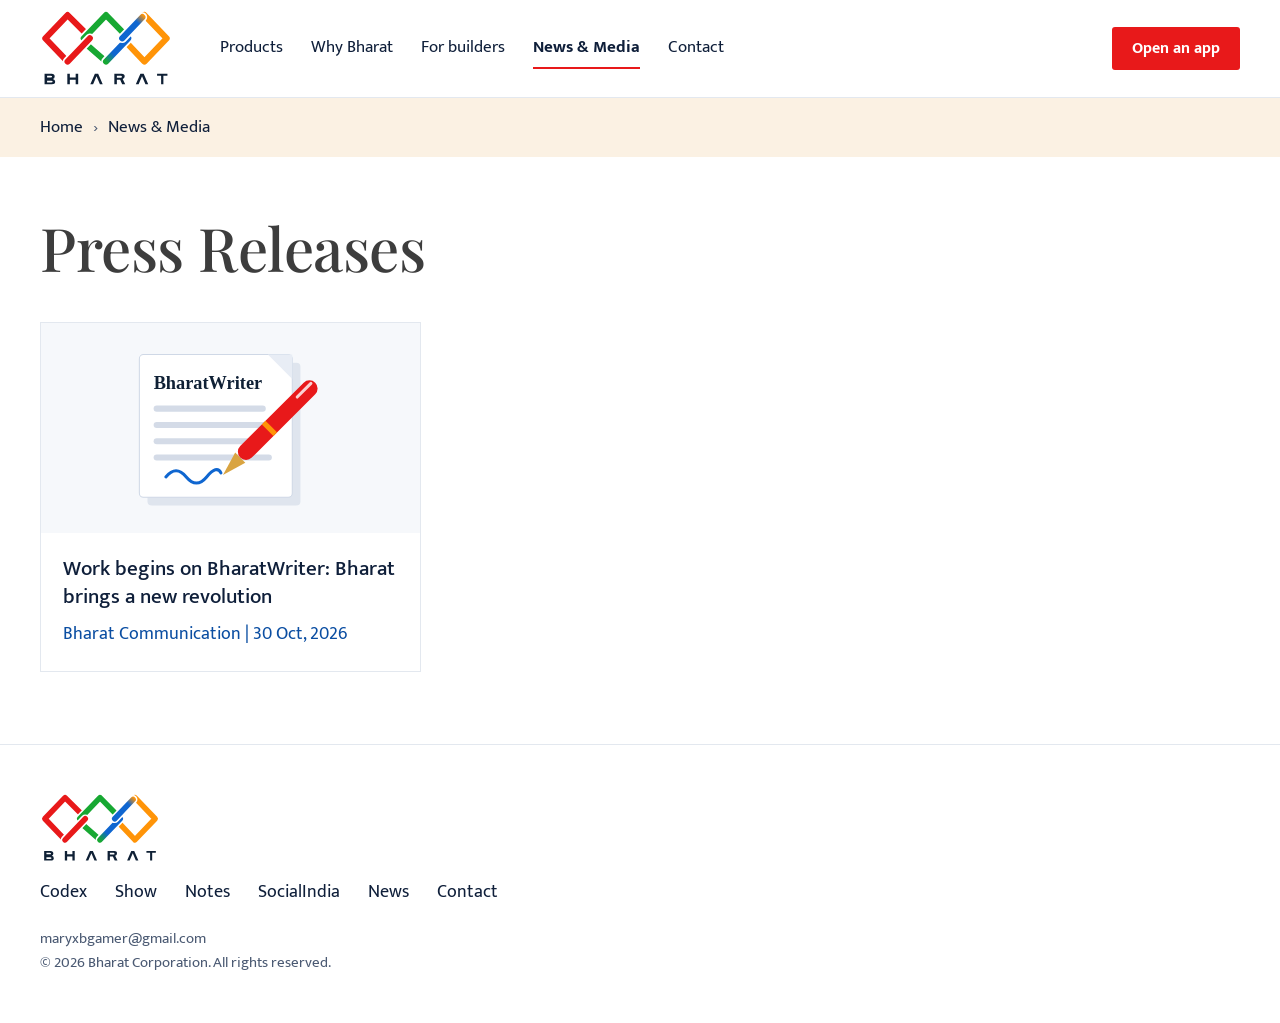
<file: news.html>
<!DOCTYPE html>
<html lang="en"><head><meta charset="utf-8"><meta name="viewport" content="width=device-width, initial-scale=1">
<title>News & Media — Bharat</title><meta name="description" content="Press releases and news from Bharat.">
<link rel="icon" href="data:image/svg+xml,%3Csvg xmlns='http://www.w3.org/2000/svg' viewBox='0 0 32 32'%3E%3Crect x='1' y='8' width='14' height='14' rx='3' transform='rotate(45 8 15)' fill='none' stroke='%23e8191a' stroke-width='3'/%3E%3Crect x='17' y='8' width='14' height='14' rx='3' transform='rotate(45 24 15)' fill='none' stroke='%23ff9408' stroke-width='3'/%3E%3C/svg%3E">
<link rel="preconnect" href="https://fonts.googleapis.com"><link rel="preconnect" href="https://fonts.gstatic.com" crossorigin>
<link href="https://fonts.googleapis.com/css2?family=Mukta:wght@300;400;500;700&family=Cinzel:wght@700&family=Playfair+Display:wght@500&display=swap" rel="stylesheet">
<link rel="stylesheet" href="style.css"></head>
<body>
<svg width="0" height="0" style="position:absolute" aria-hidden="true" focusable="false"><defs><linearGradient id="bh-lower" gradientUnits="userSpaceOnUse" x1="770" y1="544" x2="800" y2="514"><stop offset="0" stop-color="#17a832"/><stop offset="1" stop-color="#0f66d0"/></linearGradient><linearGradient id="bh-upper" gradientUnits="userSpaceOnUse" x1="834" y1="452" x2="920" y2="362"><stop offset=".7" stop-color="#0f66d0"/><stop offset="1" stop-color="#ff9408"/></linearGradient><symbol id="bharat-logo" viewBox="509 340 522 304"><g fill="none" stroke-width="24" stroke-linecap="round" stroke-linejoin="round"><path d="M685 427 618 360 530 452 618 544 706 452" stroke="#e8191a"/><path d="M682 452 770 360 846 438" stroke="#fff" stroke-width="38"/><path d="M682 452 770 360 846 438" stroke="#17a832"/><path d="M702 484 770 544" stroke="#17a832"/><path d="M618 544 706 452" stroke="#fff" stroke-width="38"/><path d="M618 544 706 452" stroke="#e8191a"/><path d="M922 360 1010 452 922 544 850 468" stroke="#ff9408"/><path d="M770 544 858 452" stroke="#fff" stroke-width="38"/><path d="M770 544 858 452" stroke="url(#bh-lower)"/><path d="M914 368 834 452" stroke="#fff" stroke-width="38"/><path d="M914 368 834 452" stroke="url(#bh-upper)"/></g><g fill="#0f2035" fill-rule="evenodd"><path d="M527 592H555Q567 592 567 603Q567 611 560 613Q569 615 569 624Q569 634 556 634H527ZM537 600H551Q557 600 557 604Q557 607 551 607H537ZM537 620H553Q559 620 559 624Q559 627 553 627H537Z"/><path d="M617 592h10v15h23v-15h10v42h-10v-18h-23v18h-10z"/><path id="bh-a" d="M708 634 726 592H739L757 634H746L732.5 602 719 634Z"/><path d="M803 592H832Q844 592 844 602Q844 611 836 613L846 634H834L826 616H813V634H803ZM813 600V608H829Q833 608 833 604Q833 600 829 600Z"/><use href="#bh-a" x="180"/><path d="M972 592H1013V600H997V634H988V600H972Z"/></g></symbol></defs></svg>
<header class="top">
<a class="brand" href="index.html" aria-label="Bharat home"><svg class="logo" viewBox="0 0 522 304" role="img" aria-label="Bharat"><use href="#bharat-logo"/></svg></a>
<button class="menu" aria-label="Menu" aria-expanded="false"><span></span><span></span><span></span></button>
<nav aria-label="Main" id="mainnav"><a href="products.html">Products</a><a href="why-bharat.html">Why Bharat</a><a href="builders.html">For builders</a><a href="news.html" aria-current="page">News & Media</a><a href="contact.html">Contact</a></nav>
<a class="btn small" href="products.html">Open an app</a>
</header>
<main>
<div class="crumb"><a href="index.html">Home</a><span>›</span>News & Media</div>
<div class="news"><h1>Press Releases</h1><div class="newsgrid"><a class="ncard" href="news-bharatwriter.html"><div class="img"><svg viewBox="0 0 320 180" role="img" aria-label="Paper and pen with the text BharatWriter"><rect x="78" y="26" width="150" height="140" rx="4" fill="#dfe5ee"/><rect x="70" y="18" width="150" height="140" rx="4" fill="#fff" stroke="#cfd8e6"/><path d="M196 18h24v24z" fill="#e8edf5"/><text x="84" y="52" font-family="Georgia,serif" font-weight="700" font-size="18" fill="#0f2035">BharatWriter</text><g fill="#d4dbe7"><rect x="84" y="68" width="110" height="6" rx="3"/><rect x="84" y="84" width="120" height="6" rx="3"/><rect x="84" y="100" width="96" height="6" rx="3"/><rect x="84" y="116" width="116" height="6" rx="3"/></g><path d="M96 138q10-12 20 0t20 0t14-4" fill="none" stroke="#0f66d0" stroke-width="3" stroke-linecap="round"/><g transform="translate(152 136) rotate(-45)"><polygon points="0,0 24,-7 24,7" fill="#d9a441"/><rect x="24" y="-8" width="104" height="16" rx="8" fill="#e8191a"/><rect x="62" y="-8" width="5" height="16" fill="#ff9408"/><rect x="104" y="-4" width="22" height="3" rx="1.5" fill="#fff" opacity=".8"/></g></svg></div><div class="t">Work begins on BharatWriter: Bharat brings a new revolution</div><div class="m">Bharat Communication | 30 Oct, 2026</div></a></div></div></main>
<footer><svg class="logo foot" viewBox="0 0 522 304" role="img" aria-label="Bharat"><use href="#bharat-logo"/></svg>
<nav aria-label="Products"><a href="codex.html">Codex</a><a href="show.html">Show</a><a href="notes.html">Notes</a><a href="socialindia.html">SocialIndia</a><a href="news.html">News</a><a href="contact.html">Contact</a></nav>
<p><a href="mailto:maryxbgamer@gmail.com">maryxbgamer@gmail.com</a></p>
<p>© 2026 Bharat Corporation. All rights reserved.</p></footer>
<script src="script.js"></script>
</body></html>
</file>
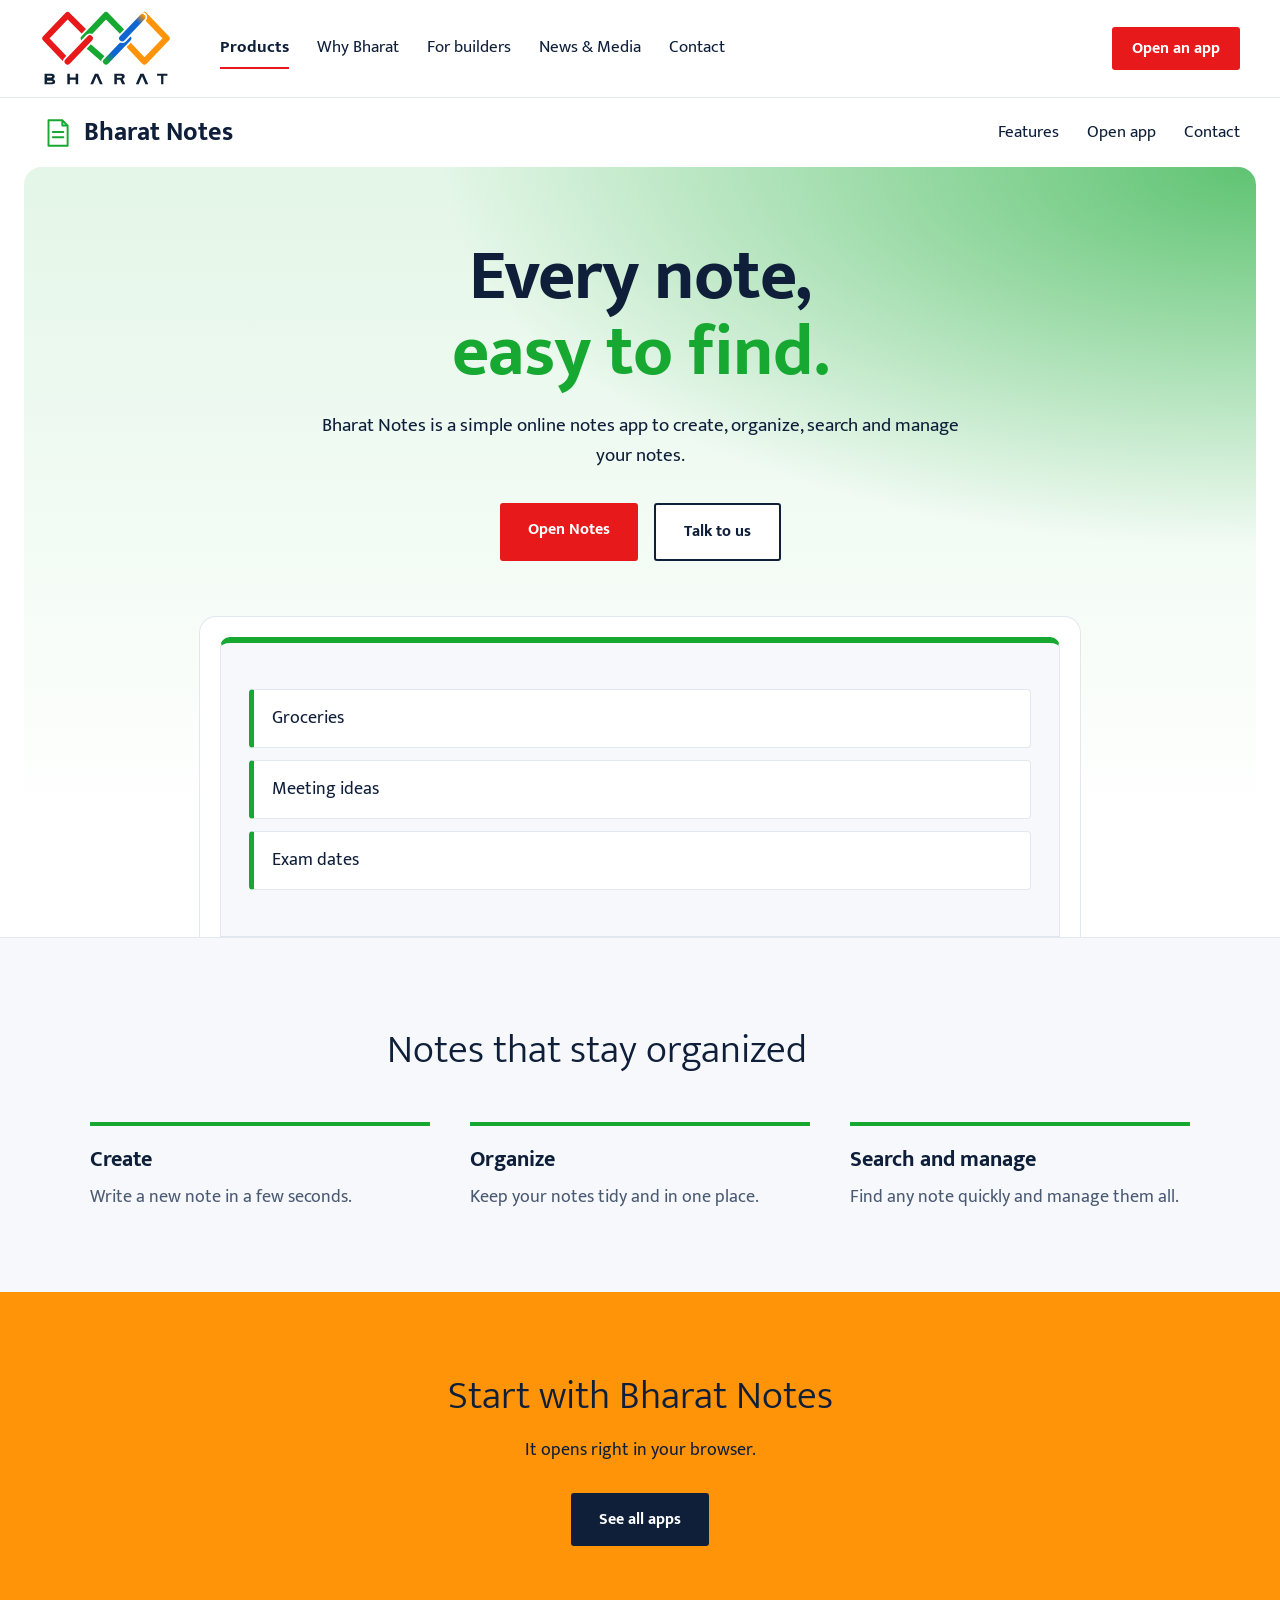
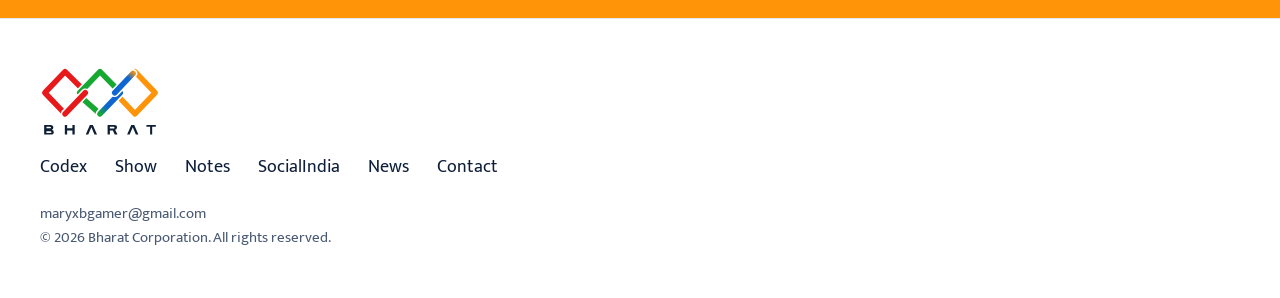
<file: notes.html>
<!DOCTYPE html>
<html lang="en"><head><meta charset="utf-8"><meta name="viewport" content="width=device-width, initial-scale=1">
<title>Bharat Notes</title><meta name="description" content="Bharat Notes is a simple online notes app to create, organize, search and manage your notes.">
<link rel="icon" href="data:image/svg+xml,%3Csvg xmlns='http://www.w3.org/2000/svg' viewBox='0 0 32 32'%3E%3Crect x='1' y='8' width='14' height='14' rx='3' transform='rotate(45 8 15)' fill='none' stroke='%23e8191a' stroke-width='3'/%3E%3Crect x='17' y='8' width='14' height='14' rx='3' transform='rotate(45 24 15)' fill='none' stroke='%23ff9408' stroke-width='3'/%3E%3C/svg%3E">
<link rel="preconnect" href="https://fonts.googleapis.com"><link rel="preconnect" href="https://fonts.gstatic.com" crossorigin>
<link href="https://fonts.googleapis.com/css2?family=Mukta:wght@300;400;500;700&family=Cinzel:wght@700&family=Playfair+Display:wght@500&display=swap" rel="stylesheet">
<link rel="stylesheet" href="style.css"></head>
<body>
<svg width="0" height="0" style="position:absolute" aria-hidden="true" focusable="false"><defs><linearGradient id="bh-lower" gradientUnits="userSpaceOnUse" x1="770" y1="544" x2="800" y2="514"><stop offset="0" stop-color="#17a832"/><stop offset="1" stop-color="#0f66d0"/></linearGradient><linearGradient id="bh-upper" gradientUnits="userSpaceOnUse" x1="834" y1="452" x2="920" y2="362"><stop offset=".7" stop-color="#0f66d0"/><stop offset="1" stop-color="#ff9408"/></linearGradient><symbol id="bharat-logo" viewBox="509 340 522 304"><g fill="none" stroke-width="24" stroke-linecap="round" stroke-linejoin="round"><path d="M685 427 618 360 530 452 618 544 706 452" stroke="#e8191a"/><path d="M682 452 770 360 846 438" stroke="#fff" stroke-width="38"/><path d="M682 452 770 360 846 438" stroke="#17a832"/><path d="M702 484 770 544" stroke="#17a832"/><path d="M618 544 706 452" stroke="#fff" stroke-width="38"/><path d="M618 544 706 452" stroke="#e8191a"/><path d="M922 360 1010 452 922 544 850 468" stroke="#ff9408"/><path d="M770 544 858 452" stroke="#fff" stroke-width="38"/><path d="M770 544 858 452" stroke="url(#bh-lower)"/><path d="M914 368 834 452" stroke="#fff" stroke-width="38"/><path d="M914 368 834 452" stroke="url(#bh-upper)"/></g><g fill="#0f2035" fill-rule="evenodd"><path d="M527 592H555Q567 592 567 603Q567 611 560 613Q569 615 569 624Q569 634 556 634H527ZM537 600H551Q557 600 557 604Q557 607 551 607H537ZM537 620H553Q559 620 559 624Q559 627 553 627H537Z"/><path d="M617 592h10v15h23v-15h10v42h-10v-18h-23v18h-10z"/><path id="bh-a" d="M708 634 726 592H739L757 634H746L732.5 602 719 634Z"/><path d="M803 592H832Q844 592 844 602Q844 611 836 613L846 634H834L826 616H813V634H803ZM813 600V608H829Q833 608 833 604Q833 600 829 600Z"/><use href="#bh-a" x="180"/><path d="M972 592H1013V600H997V634H988V600H972Z"/></g></symbol></defs></svg>
<header class="top">
<a class="brand" href="index.html" aria-label="Bharat home"><svg class="logo" viewBox="0 0 522 304" role="img" aria-label="Bharat"><use href="#bharat-logo"/></svg></a>
<button class="menu" aria-label="Menu" aria-expanded="false"><span></span><span></span><span></span></button>
<nav aria-label="Main" id="mainnav"><a href="products.html" aria-current="page">Products</a><a href="why-bharat.html">Why Bharat</a><a href="builders.html">For builders</a><a href="news.html">News & Media</a><a href="contact.html">Contact</a></nav>
<a class="btn small" href="products.html">Open an app</a>
</header>
<main>
<div class="sub" style="--c:#17a832"><a class="pname" href="notes.html"><svg viewBox="0 0 32 32" aria-hidden="true"><path d="M8 4h13l5 5v19H8zM21 4v5h5M12 15h10M12 20h10"/></svg>Bharat Notes</a><nav><a href="#features">Features</a><a href="https://notes.bharat.cc.cd/" target="_blank" rel="noopener">Open app</a><a href="contact.html">Contact</a></nav></div>
<section class="phero" style="--c:#17a832;--t:#e3f6e7"><h1>Every note,<br><span>easy to find.</span></h1><p>Bharat Notes is a simple online notes app to create, organize, search and manage your notes.</p>
<div class="ctas"><a class="btn" href="https://notes.bharat.cc.cd/" target="_blank" rel="noopener">Open Notes</a><a class="btn ghost" href="contact.html">Talk to us</a></div><div class="mock" style="--c:#17a832"><div class="panel notes"><div>Groceries</div><div>Meeting ideas</div><div>Exam dates</div></div></div></section>
<section class="feats suite" id="features" style="--c:#17a832"><h2>Notes that stay organized</h2><div class="cols"><div><h3>Create</h3><p>Write a new note in a few seconds.</p></div><div><h3>Organize</h3><p>Keep your notes tidy and in one place.</p></div><div><h3>Search and manage</h3><p>Find any note quickly and manage them all.</p></div></div></section>
<section class="cta"><h2>Start with Bharat Notes</h2><p>It opens right in your browser.</p><a class="btn" href="products.html">See all apps</a></section>
</main>
<footer><svg class="logo foot" viewBox="0 0 522 304" role="img" aria-label="Bharat"><use href="#bharat-logo"/></svg>
<nav aria-label="Products"><a href="codex.html">Codex</a><a href="show.html">Show</a><a href="notes.html">Notes</a><a href="socialindia.html">SocialIndia</a><a href="news.html">News</a><a href="contact.html">Contact</a></nav>
<p><a href="mailto:maryxbgamer@gmail.com">maryxbgamer@gmail.com</a></p>
<p>© 2026 Bharat Corporation. All rights reserved.</p></footer>
<script src="script.js"></script>
</body></html>
</file>
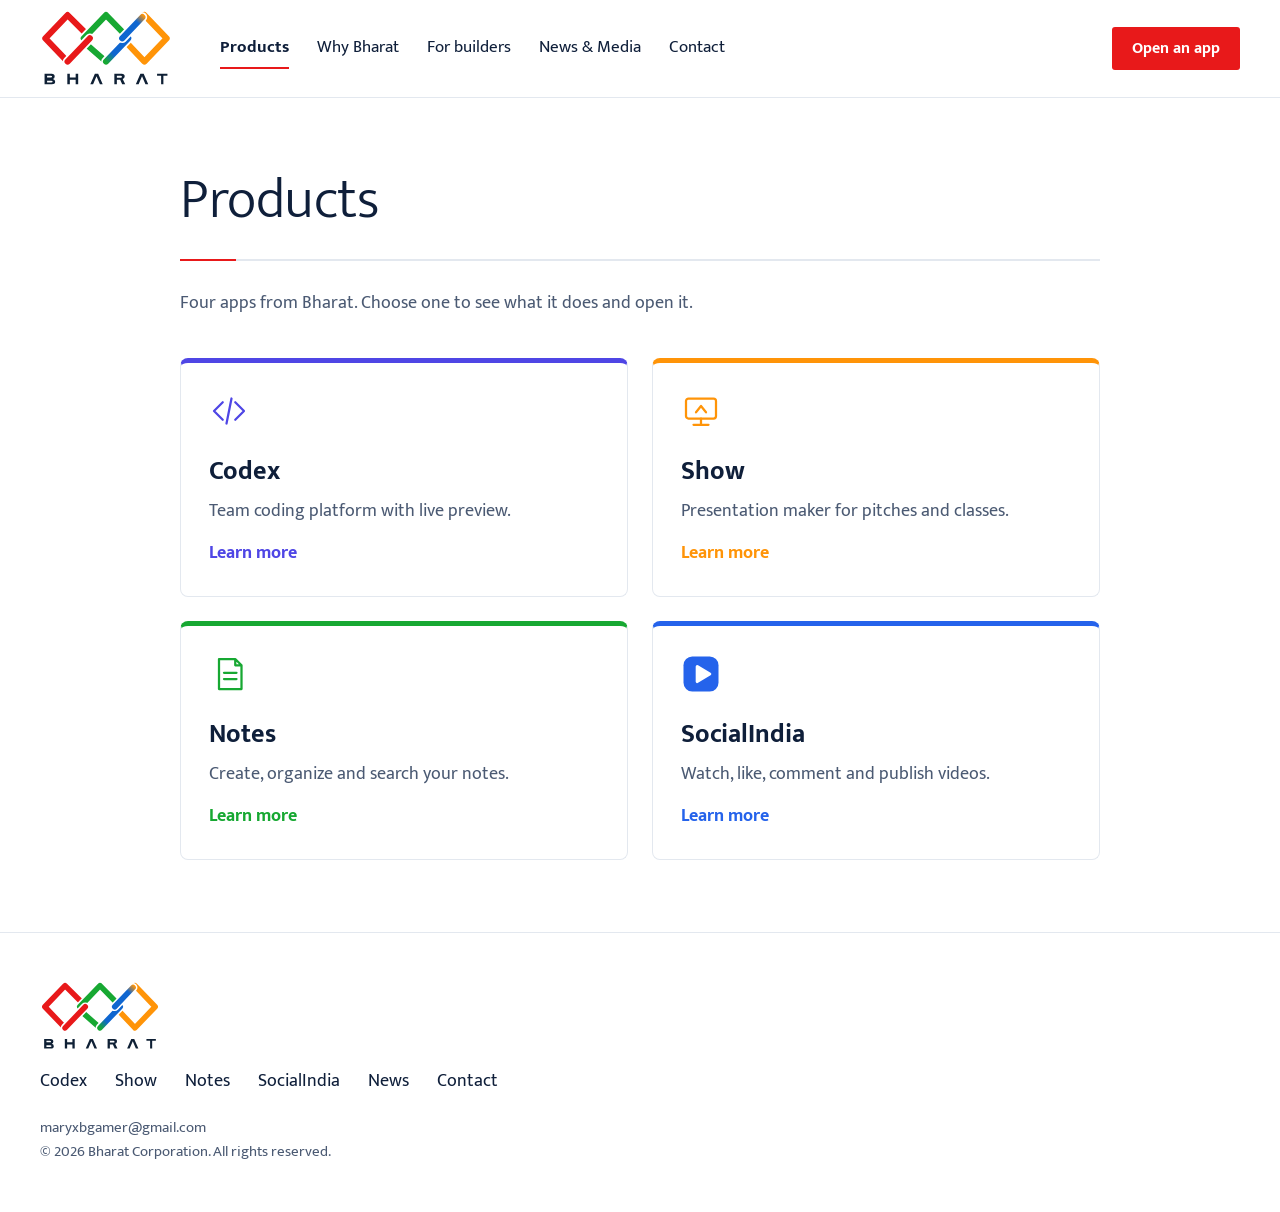
<file: products.html>
<!DOCTYPE html>
<html lang="en"><head><meta charset="utf-8"><meta name="viewport" content="width=device-width, initial-scale=1">
<title>Bharat products</title><meta name="description" content="All Bharat apps in one place.">
<link rel="icon" href="data:image/svg+xml,%3Csvg xmlns='http://www.w3.org/2000/svg' viewBox='0 0 32 32'%3E%3Crect x='1' y='8' width='14' height='14' rx='3' transform='rotate(45 8 15)' fill='none' stroke='%23e8191a' stroke-width='3'/%3E%3Crect x='17' y='8' width='14' height='14' rx='3' transform='rotate(45 24 15)' fill='none' stroke='%23ff9408' stroke-width='3'/%3E%3C/svg%3E">
<link rel="preconnect" href="https://fonts.googleapis.com"><link rel="preconnect" href="https://fonts.gstatic.com" crossorigin>
<link href="https://fonts.googleapis.com/css2?family=Mukta:wght@300;400;500;700&family=Cinzel:wght@700&family=Playfair+Display:wght@500&display=swap" rel="stylesheet">
<link rel="stylesheet" href="style.css"></head>
<body>
<svg width="0" height="0" style="position:absolute" aria-hidden="true" focusable="false"><defs><linearGradient id="bh-lower" gradientUnits="userSpaceOnUse" x1="770" y1="544" x2="800" y2="514"><stop offset="0" stop-color="#17a832"/><stop offset="1" stop-color="#0f66d0"/></linearGradient><linearGradient id="bh-upper" gradientUnits="userSpaceOnUse" x1="834" y1="452" x2="920" y2="362"><stop offset=".7" stop-color="#0f66d0"/><stop offset="1" stop-color="#ff9408"/></linearGradient><symbol id="bharat-logo" viewBox="509 340 522 304"><g fill="none" stroke-width="24" stroke-linecap="round" stroke-linejoin="round"><path d="M685 427 618 360 530 452 618 544 706 452" stroke="#e8191a"/><path d="M682 452 770 360 846 438" stroke="#fff" stroke-width="38"/><path d="M682 452 770 360 846 438" stroke="#17a832"/><path d="M702 484 770 544" stroke="#17a832"/><path d="M618 544 706 452" stroke="#fff" stroke-width="38"/><path d="M618 544 706 452" stroke="#e8191a"/><path d="M922 360 1010 452 922 544 850 468" stroke="#ff9408"/><path d="M770 544 858 452" stroke="#fff" stroke-width="38"/><path d="M770 544 858 452" stroke="url(#bh-lower)"/><path d="M914 368 834 452" stroke="#fff" stroke-width="38"/><path d="M914 368 834 452" stroke="url(#bh-upper)"/></g><g fill="#0f2035" fill-rule="evenodd"><path d="M527 592H555Q567 592 567 603Q567 611 560 613Q569 615 569 624Q569 634 556 634H527ZM537 600H551Q557 600 557 604Q557 607 551 607H537ZM537 620H553Q559 620 559 624Q559 627 553 627H537Z"/><path d="M617 592h10v15h23v-15h10v42h-10v-18h-23v18h-10z"/><path id="bh-a" d="M708 634 726 592H739L757 634H746L732.5 602 719 634Z"/><path d="M803 592H832Q844 592 844 602Q844 611 836 613L846 634H834L826 616H813V634H803ZM813 600V608H829Q833 608 833 604Q833 600 829 600Z"/><use href="#bh-a" x="180"/><path d="M972 592H1013V600H997V634H988V600H972Z"/></g></symbol></defs></svg>
<header class="top">
<a class="brand" href="index.html" aria-label="Bharat home"><svg class="logo" viewBox="0 0 522 304" role="img" aria-label="Bharat"><use href="#bharat-logo"/></svg></a>
<button class="menu" aria-label="Menu" aria-expanded="false"><span></span><span></span><span></span></button>
<nav aria-label="Main" id="mainnav"><a href="products.html" aria-current="page">Products</a><a href="why-bharat.html">Why Bharat</a><a href="builders.html">For builders</a><a href="news.html">News & Media</a><a href="contact.html">Contact</a></nav>
<a class="btn small" href="products.html">Open an app</a>
</header>
<main>
<div class="page"><h1>Products</h1><p>Four apps from Bharat. Choose one to see what it does and open it.</p><div class="grid4"><a class="card" href="codex.html" style="--c:#4f46e5"><svg viewBox="0 0 32 32" aria-hidden="true"><path d="M11 9 4 16l7 7M21 9l7 7-7 7M18 6l-4 20"/></svg><h3>Codex</h3><p>Team coding platform with live preview.</p><b>Learn more</b></a><a class="card" href="show.html" style="--c:#ff9408"><svg viewBox="0 0 32 32" aria-hidden="true"><rect x="4" y="6" width="24" height="16" rx="2"/><path d="M16 22v5M10 27h12M12 17l4-5 4 5"/></svg><h3>Show</h3><p>Presentation maker for pitches and classes.</p><b>Learn more</b></a><a class="card" href="notes.html" style="--c:#17a832"><svg viewBox="0 0 32 32" aria-hidden="true"><path d="M8 4h13l5 5v19H8zM21 4v5h5M12 15h10M12 20h10"/></svg><h3>Notes</h3><p>Create, organize and search your notes.</p><b>Learn more</b></a><a class="card" href="socialindia.html" style="--c:#2563eb"><svg class="sicon" viewBox="0 0 64 64" role="img" aria-label="SocialIndia"><rect x="4" y="4" width="56" height="56" rx="14" fill="#2563eb"/><path d="M26 20 46 32 26 44Z" fill="#fff" stroke="#fff" stroke-width="5" stroke-linejoin="round"/></svg><h3>SocialIndia</h3><p>Watch, like, comment and publish videos.</p><b>Learn more</b></a></div></div></main>
<footer><svg class="logo foot" viewBox="0 0 522 304" role="img" aria-label="Bharat"><use href="#bharat-logo"/></svg>
<nav aria-label="Products"><a href="codex.html">Codex</a><a href="show.html">Show</a><a href="notes.html">Notes</a><a href="socialindia.html">SocialIndia</a><a href="news.html">News</a><a href="contact.html">Contact</a></nav>
<p><a href="mailto:maryxbgamer@gmail.com">maryxbgamer@gmail.com</a></p>
<p>© 2026 Bharat Corporation. All rights reserved.</p></footer>
<script src="script.js"></script>
</body></html>
</file>
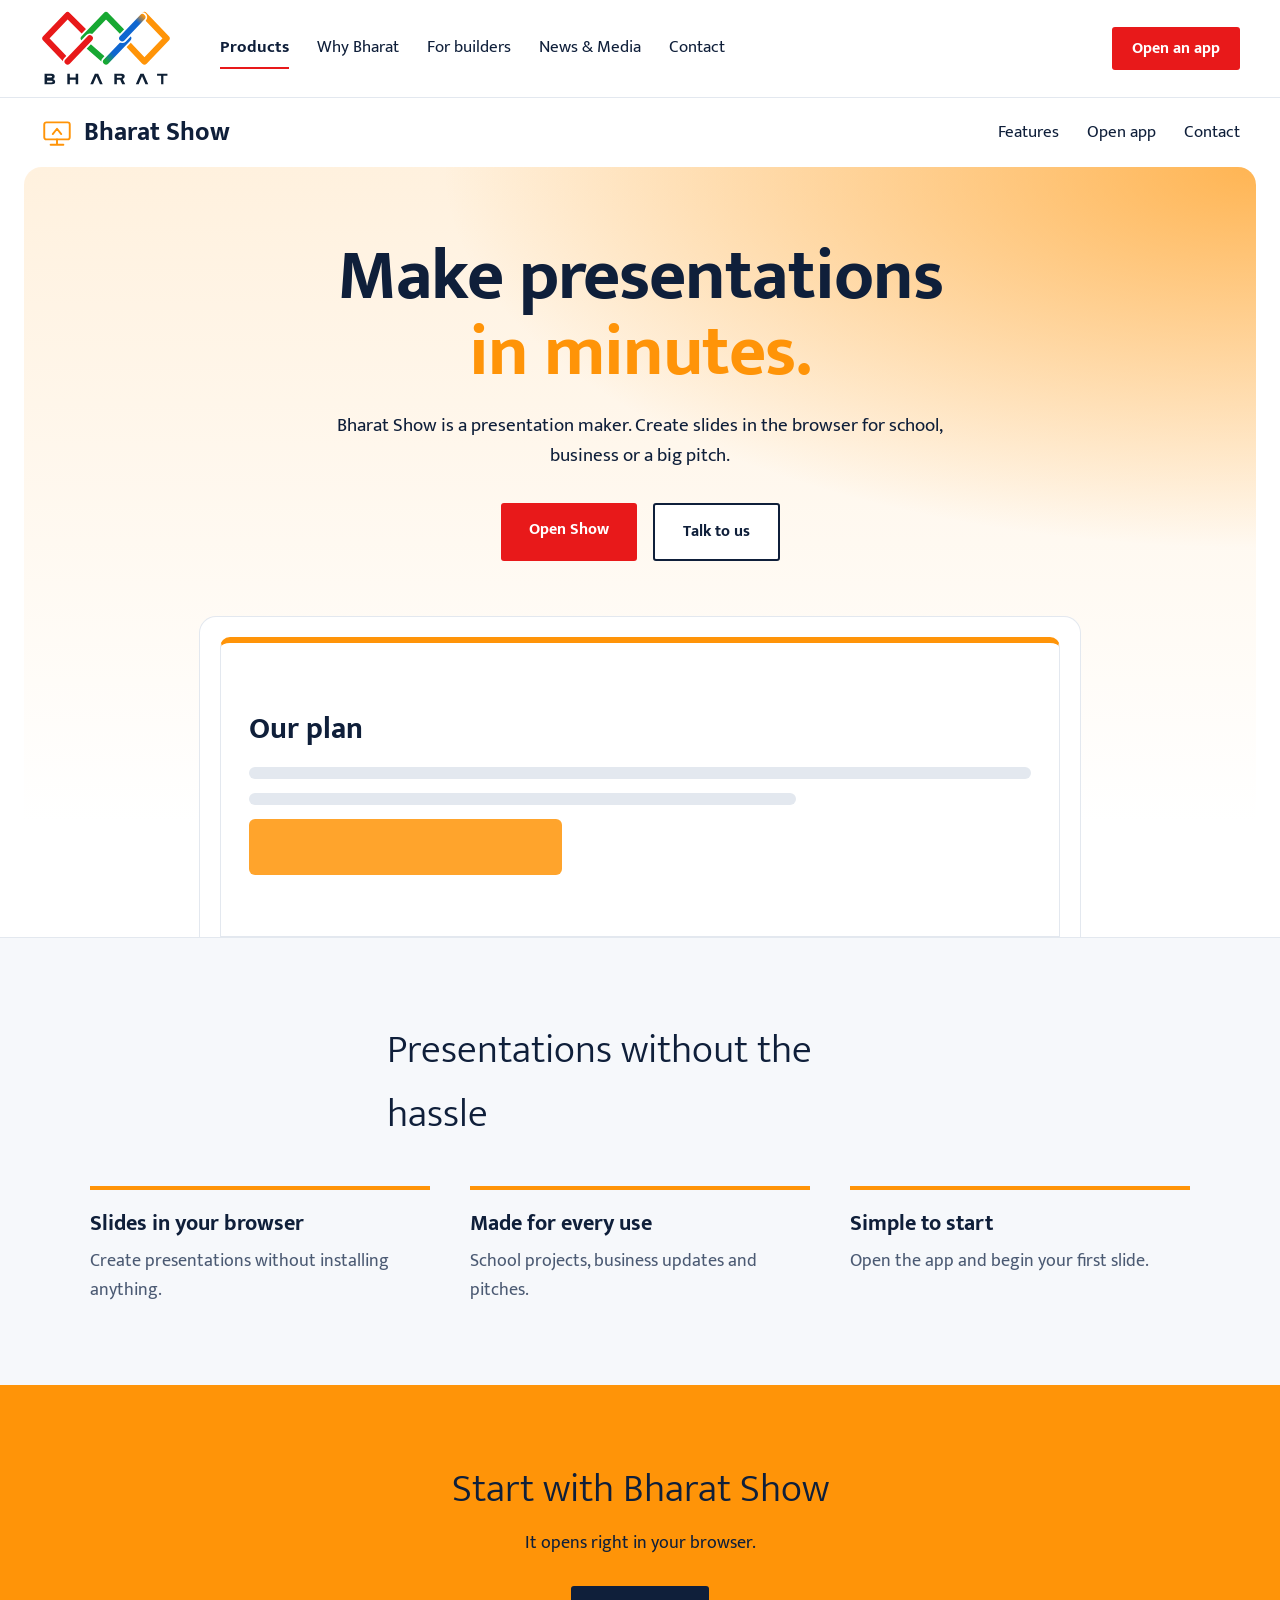
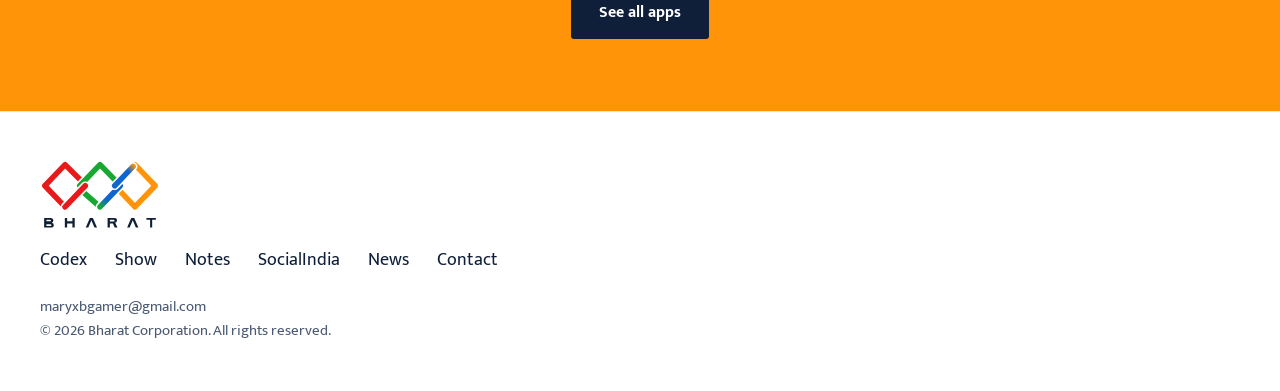
<file: show.html>
<!DOCTYPE html>
<html lang="en"><head><meta charset="utf-8"><meta name="viewport" content="width=device-width, initial-scale=1">
<title>Bharat Show</title><meta name="description" content="Bharat Show is a presentation maker. Create slides in the browser for school, business or a big pitch.">
<link rel="icon" href="data:image/svg+xml,%3Csvg xmlns='http://www.w3.org/2000/svg' viewBox='0 0 32 32'%3E%3Crect x='1' y='8' width='14' height='14' rx='3' transform='rotate(45 8 15)' fill='none' stroke='%23e8191a' stroke-width='3'/%3E%3Crect x='17' y='8' width='14' height='14' rx='3' transform='rotate(45 24 15)' fill='none' stroke='%23ff9408' stroke-width='3'/%3E%3C/svg%3E">
<link rel="preconnect" href="https://fonts.googleapis.com"><link rel="preconnect" href="https://fonts.gstatic.com" crossorigin>
<link href="https://fonts.googleapis.com/css2?family=Mukta:wght@300;400;500;700&family=Cinzel:wght@700&family=Playfair+Display:wght@500&display=swap" rel="stylesheet">
<link rel="stylesheet" href="style.css"></head>
<body>
<svg width="0" height="0" style="position:absolute" aria-hidden="true" focusable="false"><defs><linearGradient id="bh-lower" gradientUnits="userSpaceOnUse" x1="770" y1="544" x2="800" y2="514"><stop offset="0" stop-color="#17a832"/><stop offset="1" stop-color="#0f66d0"/></linearGradient><linearGradient id="bh-upper" gradientUnits="userSpaceOnUse" x1="834" y1="452" x2="920" y2="362"><stop offset=".7" stop-color="#0f66d0"/><stop offset="1" stop-color="#ff9408"/></linearGradient><symbol id="bharat-logo" viewBox="509 340 522 304"><g fill="none" stroke-width="24" stroke-linecap="round" stroke-linejoin="round"><path d="M685 427 618 360 530 452 618 544 706 452" stroke="#e8191a"/><path d="M682 452 770 360 846 438" stroke="#fff" stroke-width="38"/><path d="M682 452 770 360 846 438" stroke="#17a832"/><path d="M702 484 770 544" stroke="#17a832"/><path d="M618 544 706 452" stroke="#fff" stroke-width="38"/><path d="M618 544 706 452" stroke="#e8191a"/><path d="M922 360 1010 452 922 544 850 468" stroke="#ff9408"/><path d="M770 544 858 452" stroke="#fff" stroke-width="38"/><path d="M770 544 858 452" stroke="url(#bh-lower)"/><path d="M914 368 834 452" stroke="#fff" stroke-width="38"/><path d="M914 368 834 452" stroke="url(#bh-upper)"/></g><g fill="#0f2035" fill-rule="evenodd"><path d="M527 592H555Q567 592 567 603Q567 611 560 613Q569 615 569 624Q569 634 556 634H527ZM537 600H551Q557 600 557 604Q557 607 551 607H537ZM537 620H553Q559 620 559 624Q559 627 553 627H537Z"/><path d="M617 592h10v15h23v-15h10v42h-10v-18h-23v18h-10z"/><path id="bh-a" d="M708 634 726 592H739L757 634H746L732.5 602 719 634Z"/><path d="M803 592H832Q844 592 844 602Q844 611 836 613L846 634H834L826 616H813V634H803ZM813 600V608H829Q833 608 833 604Q833 600 829 600Z"/><use href="#bh-a" x="180"/><path d="M972 592H1013V600H997V634H988V600H972Z"/></g></symbol></defs></svg>
<header class="top">
<a class="brand" href="index.html" aria-label="Bharat home"><svg class="logo" viewBox="0 0 522 304" role="img" aria-label="Bharat"><use href="#bharat-logo"/></svg></a>
<button class="menu" aria-label="Menu" aria-expanded="false"><span></span><span></span><span></span></button>
<nav aria-label="Main" id="mainnav"><a href="products.html" aria-current="page">Products</a><a href="why-bharat.html">Why Bharat</a><a href="builders.html">For builders</a><a href="news.html">News & Media</a><a href="contact.html">Contact</a></nav>
<a class="btn small" href="products.html">Open an app</a>
</header>
<main>
<div class="sub" style="--c:#ff9408"><a class="pname" href="show.html"><svg viewBox="0 0 32 32" aria-hidden="true"><rect x="4" y="6" width="24" height="16" rx="2"/><path d="M16 22v5M10 27h12M12 17l4-5 4 5"/></svg>Bharat Show</a><nav><a href="#features">Features</a><a href="https://show.bharat.cc.cd/" target="_blank" rel="noopener">Open app</a><a href="contact.html">Contact</a></nav></div>
<section class="phero" style="--c:#ff9408;--t:#fff1de"><h1>Make presentations<br><span>in minutes.</span></h1><p>Bharat Show is a presentation maker. Create slides in the browser for school, business or a big pitch.</p>
<div class="ctas"><a class="btn" href="https://show.bharat.cc.cd/" target="_blank" rel="noopener">Open Show</a><a class="btn ghost" href="contact.html">Talk to us</a></div><div class="mock" style="--c:#ff9408"><div class="panel slide"><b>Our plan</b><span></span><span></span><span class="s"></span></div></div></section>
<section class="feats suite" id="features" style="--c:#ff9408"><h2>Presentations without the hassle</h2><div class="cols"><div><h3>Slides in your browser</h3><p>Create presentations without installing anything.</p></div><div><h3>Made for every use</h3><p>School projects, business updates and pitches.</p></div><div><h3>Simple to start</h3><p>Open the app and begin your first slide.</p></div></div></section>
<section class="cta"><h2>Start with Bharat Show</h2><p>It opens right in your browser.</p><a class="btn" href="products.html">See all apps</a></section>
</main>
<footer><svg class="logo foot" viewBox="0 0 522 304" role="img" aria-label="Bharat"><use href="#bharat-logo"/></svg>
<nav aria-label="Products"><a href="codex.html">Codex</a><a href="show.html">Show</a><a href="notes.html">Notes</a><a href="socialindia.html">SocialIndia</a><a href="news.html">News</a><a href="contact.html">Contact</a></nav>
<p><a href="mailto:maryxbgamer@gmail.com">maryxbgamer@gmail.com</a></p>
<p>© 2026 Bharat Corporation. All rights reserved.</p></footer>
<script src="script.js"></script>
</body></html>
</file>
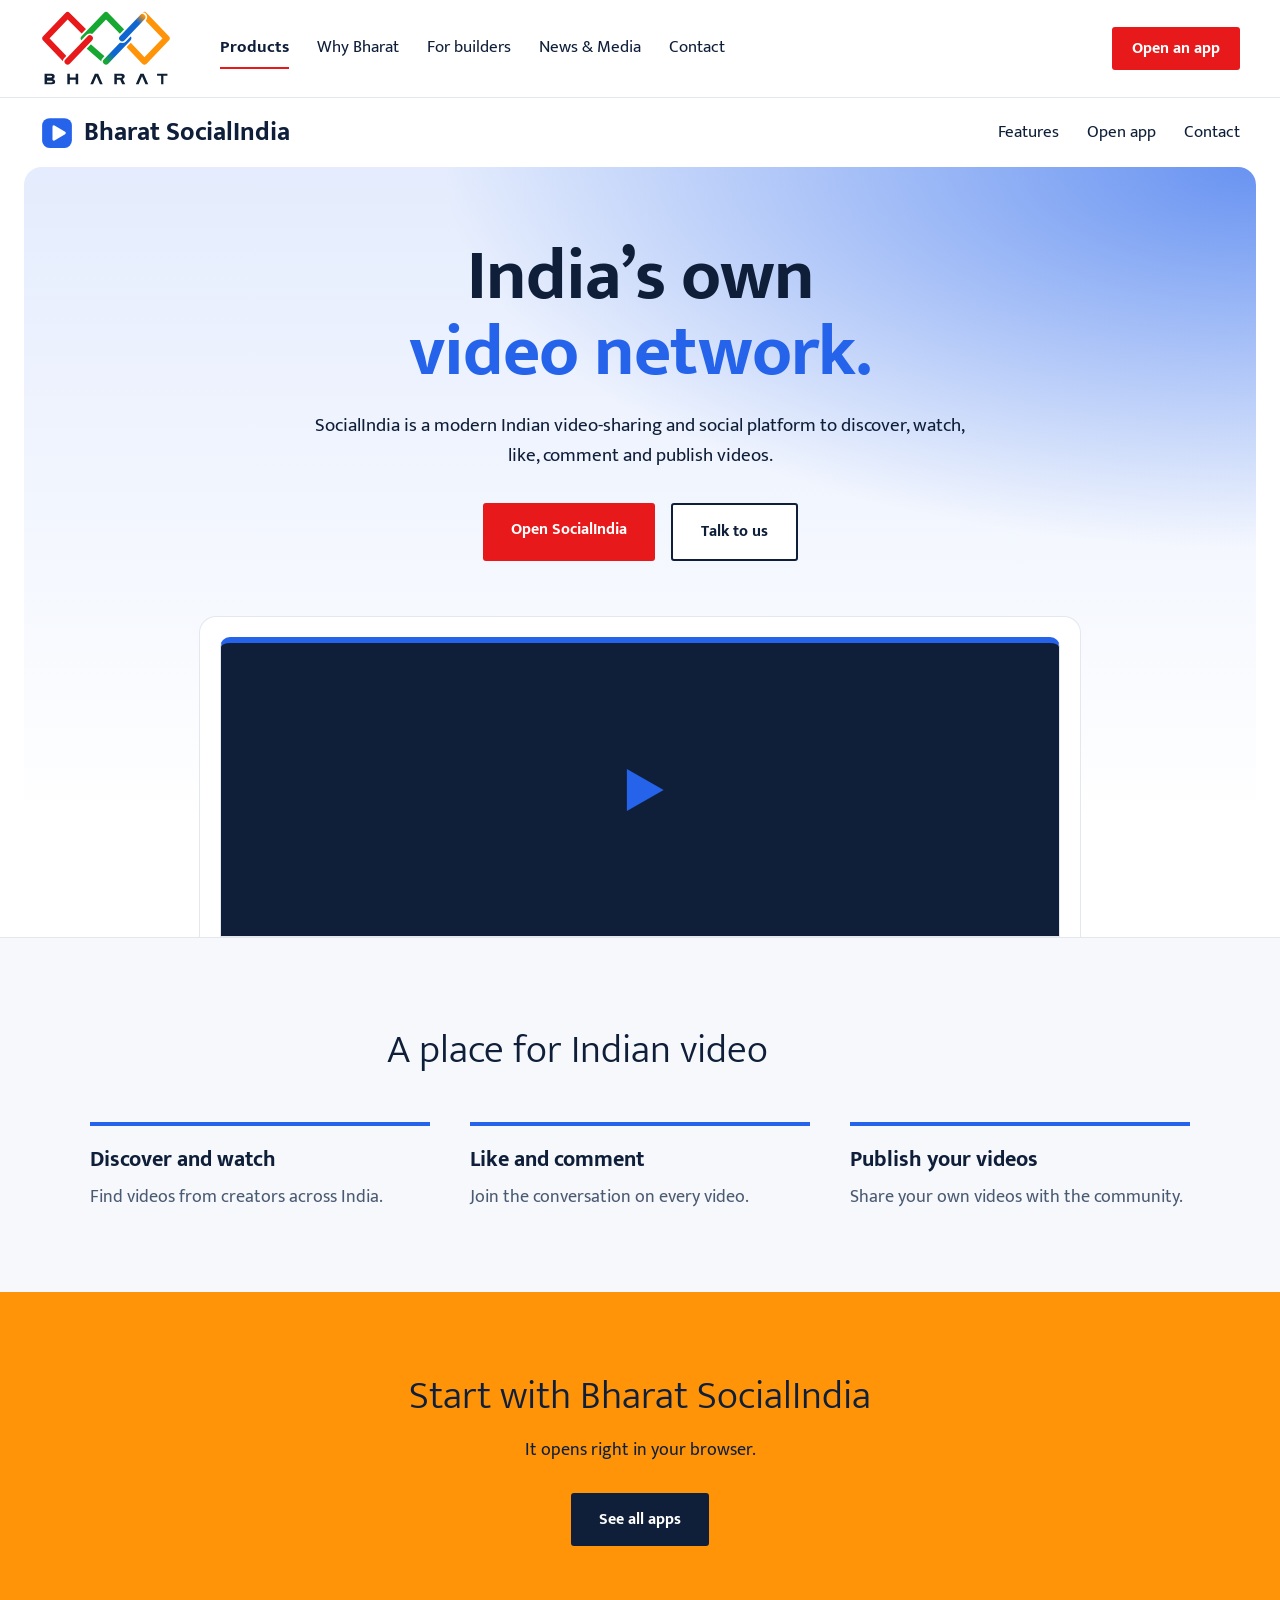
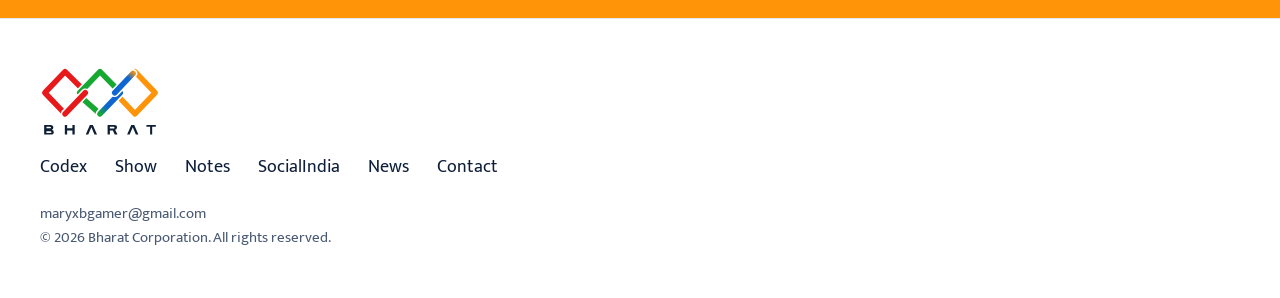
<file: socialindia.html>
<!DOCTYPE html>
<html lang="en"><head><meta charset="utf-8"><meta name="viewport" content="width=device-width, initial-scale=1">
<title>Bharat SocialIndia</title><meta name="description" content="SocialIndia is a modern Indian video-sharing and social platform to discover, watch, like, comment and publish videos.">
<link rel="icon" href="data:image/svg+xml,%3Csvg xmlns='http://www.w3.org/2000/svg' viewBox='0 0 32 32'%3E%3Crect x='1' y='8' width='14' height='14' rx='3' transform='rotate(45 8 15)' fill='none' stroke='%23e8191a' stroke-width='3'/%3E%3Crect x='17' y='8' width='14' height='14' rx='3' transform='rotate(45 24 15)' fill='none' stroke='%23ff9408' stroke-width='3'/%3E%3C/svg%3E">
<link rel="preconnect" href="https://fonts.googleapis.com"><link rel="preconnect" href="https://fonts.gstatic.com" crossorigin>
<link href="https://fonts.googleapis.com/css2?family=Mukta:wght@300;400;500;700&family=Cinzel:wght@700&family=Playfair+Display:wght@500&display=swap" rel="stylesheet">
<link rel="stylesheet" href="style.css"></head>
<body>
<svg width="0" height="0" style="position:absolute" aria-hidden="true" focusable="false"><defs><linearGradient id="bh-lower" gradientUnits="userSpaceOnUse" x1="770" y1="544" x2="800" y2="514"><stop offset="0" stop-color="#17a832"/><stop offset="1" stop-color="#0f66d0"/></linearGradient><linearGradient id="bh-upper" gradientUnits="userSpaceOnUse" x1="834" y1="452" x2="920" y2="362"><stop offset=".7" stop-color="#0f66d0"/><stop offset="1" stop-color="#ff9408"/></linearGradient><symbol id="bharat-logo" viewBox="509 340 522 304"><g fill="none" stroke-width="24" stroke-linecap="round" stroke-linejoin="round"><path d="M685 427 618 360 530 452 618 544 706 452" stroke="#e8191a"/><path d="M682 452 770 360 846 438" stroke="#fff" stroke-width="38"/><path d="M682 452 770 360 846 438" stroke="#17a832"/><path d="M702 484 770 544" stroke="#17a832"/><path d="M618 544 706 452" stroke="#fff" stroke-width="38"/><path d="M618 544 706 452" stroke="#e8191a"/><path d="M922 360 1010 452 922 544 850 468" stroke="#ff9408"/><path d="M770 544 858 452" stroke="#fff" stroke-width="38"/><path d="M770 544 858 452" stroke="url(#bh-lower)"/><path d="M914 368 834 452" stroke="#fff" stroke-width="38"/><path d="M914 368 834 452" stroke="url(#bh-upper)"/></g><g fill="#0f2035" fill-rule="evenodd"><path d="M527 592H555Q567 592 567 603Q567 611 560 613Q569 615 569 624Q569 634 556 634H527ZM537 600H551Q557 600 557 604Q557 607 551 607H537ZM537 620H553Q559 620 559 624Q559 627 553 627H537Z"/><path d="M617 592h10v15h23v-15h10v42h-10v-18h-23v18h-10z"/><path id="bh-a" d="M708 634 726 592H739L757 634H746L732.5 602 719 634Z"/><path d="M803 592H832Q844 592 844 602Q844 611 836 613L846 634H834L826 616H813V634H803ZM813 600V608H829Q833 608 833 604Q833 600 829 600Z"/><use href="#bh-a" x="180"/><path d="M972 592H1013V600H997V634H988V600H972Z"/></g></symbol></defs></svg>
<header class="top">
<a class="brand" href="index.html" aria-label="Bharat home"><svg class="logo" viewBox="0 0 522 304" role="img" aria-label="Bharat"><use href="#bharat-logo"/></svg></a>
<button class="menu" aria-label="Menu" aria-expanded="false"><span></span><span></span><span></span></button>
<nav aria-label="Main" id="mainnav"><a href="products.html" aria-current="page">Products</a><a href="why-bharat.html">Why Bharat</a><a href="builders.html">For builders</a><a href="news.html">News & Media</a><a href="contact.html">Contact</a></nav>
<a class="btn small" href="products.html">Open an app</a>
</header>
<main>
<div class="sub" style="--c:#2563eb"><a class="pname" href="socialindia.html"><svg class="sicon" viewBox="0 0 64 64" role="img" aria-label="SocialIndia"><rect x="4" y="4" width="56" height="56" rx="14" fill="#2563eb"/><path d="M26 20 46 32 26 44Z" fill="#fff" stroke="#fff" stroke-width="5" stroke-linejoin="round"/></svg>Bharat SocialIndia</a><nav><a href="#features">Features</a><a href="https://socialindia.web.app/" target="_blank" rel="noopener">Open app</a><a href="contact.html">Contact</a></nav></div>
<section class="phero" style="--c:#2563eb;--t:#e4ecfd"><h1>India’s own<br><span>video network.</span></h1><p>SocialIndia is a modern Indian video-sharing and social platform to discover, watch, like, comment and publish videos.</p>
<div class="ctas"><a class="btn" href="https://socialindia.web.app/" target="_blank" rel="noopener">Open SocialIndia</a><a class="btn ghost" href="contact.html">Talk to us</a></div><div class="mock" style="--c:#2563eb"><div class="panel video"><svg viewBox="0 0 32 32"><path d="m11 8 14 8-14 8z"/></svg></div></div></section>
<section class="feats suite" id="features" style="--c:#2563eb"><h2>A place for Indian video</h2><div class="cols"><div><h3>Discover and watch</h3><p>Find videos from creators across India.</p></div><div><h3>Like and comment</h3><p>Join the conversation on every video.</p></div><div><h3>Publish your videos</h3><p>Share your own videos with the community.</p></div></div></section>
<section class="cta"><h2>Start with Bharat SocialIndia</h2><p>It opens right in your browser.</p><a class="btn" href="products.html">See all apps</a></section>
</main>
<footer><svg class="logo foot" viewBox="0 0 522 304" role="img" aria-label="Bharat"><use href="#bharat-logo"/></svg>
<nav aria-label="Products"><a href="codex.html">Codex</a><a href="show.html">Show</a><a href="notes.html">Notes</a><a href="socialindia.html">SocialIndia</a><a href="news.html">News</a><a href="contact.html">Contact</a></nav>
<p><a href="mailto:maryxbgamer@gmail.com">maryxbgamer@gmail.com</a></p>
<p>© 2026 Bharat Corporation. All rights reserved.</p></footer>
<script src="script.js"></script>
</body></html>
</file>
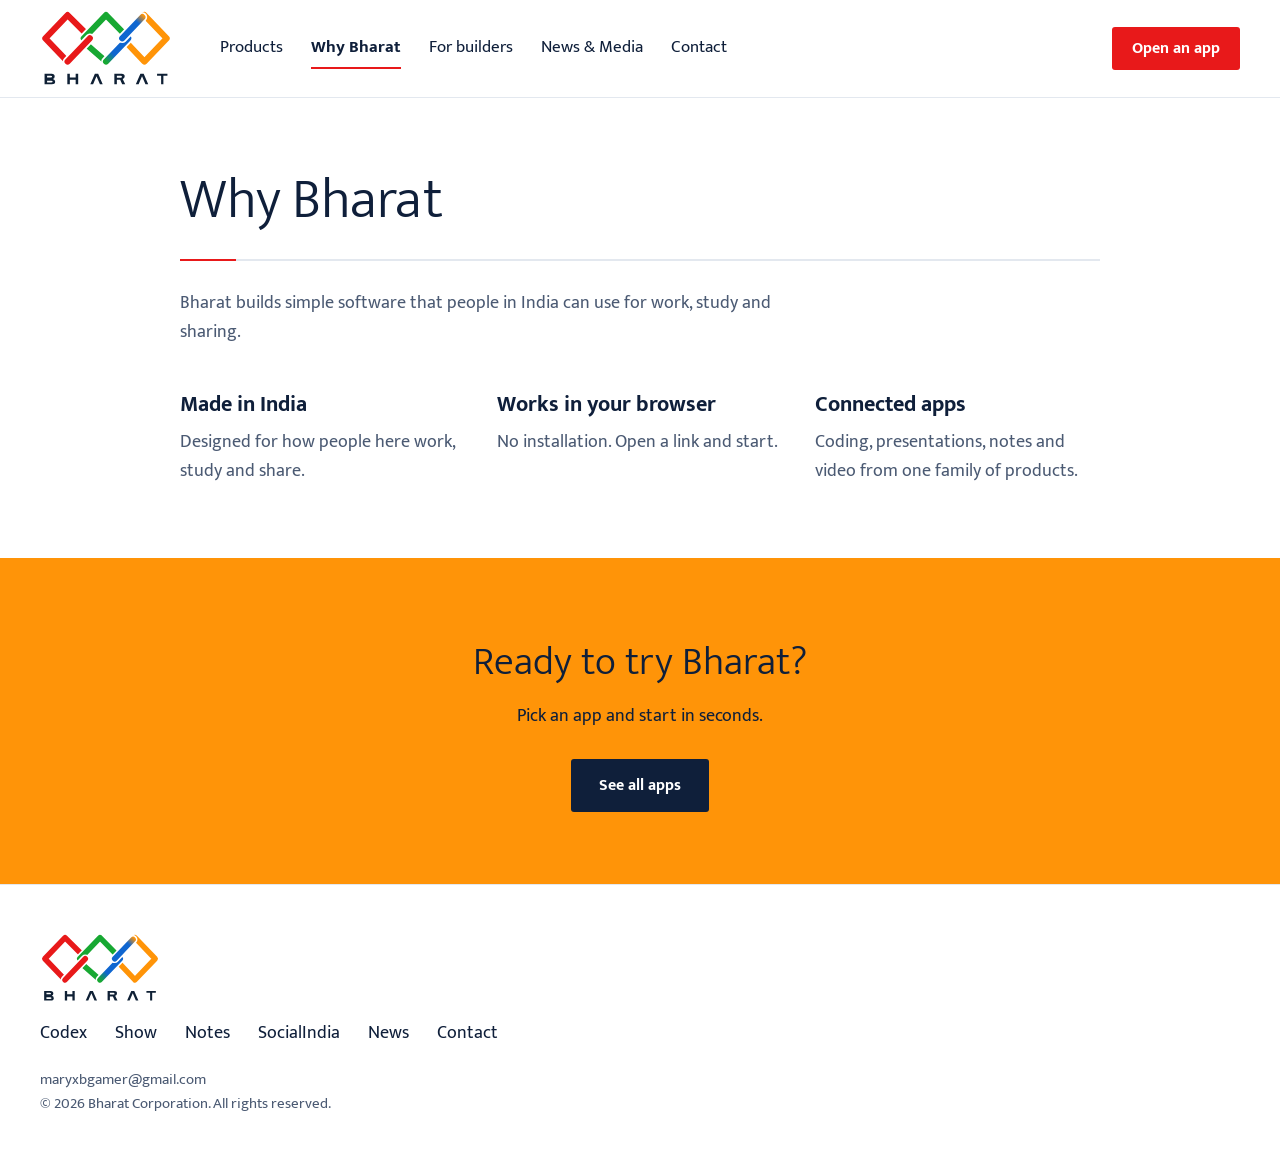
<file: why-bharat.html>
<!DOCTYPE html>
<html lang="en"><head><meta charset="utf-8"><meta name="viewport" content="width=device-width, initial-scale=1">
<title>Why Bharat</title><meta name="description" content="Software built in India, for people in India.">
<link rel="icon" href="data:image/svg+xml,%3Csvg xmlns='http://www.w3.org/2000/svg' viewBox='0 0 32 32'%3E%3Crect x='1' y='8' width='14' height='14' rx='3' transform='rotate(45 8 15)' fill='none' stroke='%23e8191a' stroke-width='3'/%3E%3Crect x='17' y='8' width='14' height='14' rx='3' transform='rotate(45 24 15)' fill='none' stroke='%23ff9408' stroke-width='3'/%3E%3C/svg%3E">
<link rel="preconnect" href="https://fonts.googleapis.com"><link rel="preconnect" href="https://fonts.gstatic.com" crossorigin>
<link href="https://fonts.googleapis.com/css2?family=Mukta:wght@300;400;500;700&family=Cinzel:wght@700&family=Playfair+Display:wght@500&display=swap" rel="stylesheet">
<link rel="stylesheet" href="style.css"></head>
<body>
<svg width="0" height="0" style="position:absolute" aria-hidden="true" focusable="false"><defs><linearGradient id="bh-lower" gradientUnits="userSpaceOnUse" x1="770" y1="544" x2="800" y2="514"><stop offset="0" stop-color="#17a832"/><stop offset="1" stop-color="#0f66d0"/></linearGradient><linearGradient id="bh-upper" gradientUnits="userSpaceOnUse" x1="834" y1="452" x2="920" y2="362"><stop offset=".7" stop-color="#0f66d0"/><stop offset="1" stop-color="#ff9408"/></linearGradient><symbol id="bharat-logo" viewBox="509 340 522 304"><g fill="none" stroke-width="24" stroke-linecap="round" stroke-linejoin="round"><path d="M685 427 618 360 530 452 618 544 706 452" stroke="#e8191a"/><path d="M682 452 770 360 846 438" stroke="#fff" stroke-width="38"/><path d="M682 452 770 360 846 438" stroke="#17a832"/><path d="M702 484 770 544" stroke="#17a832"/><path d="M618 544 706 452" stroke="#fff" stroke-width="38"/><path d="M618 544 706 452" stroke="#e8191a"/><path d="M922 360 1010 452 922 544 850 468" stroke="#ff9408"/><path d="M770 544 858 452" stroke="#fff" stroke-width="38"/><path d="M770 544 858 452" stroke="url(#bh-lower)"/><path d="M914 368 834 452" stroke="#fff" stroke-width="38"/><path d="M914 368 834 452" stroke="url(#bh-upper)"/></g><g fill="#0f2035" fill-rule="evenodd"><path d="M527 592H555Q567 592 567 603Q567 611 560 613Q569 615 569 624Q569 634 556 634H527ZM537 600H551Q557 600 557 604Q557 607 551 607H537ZM537 620H553Q559 620 559 624Q559 627 553 627H537Z"/><path d="M617 592h10v15h23v-15h10v42h-10v-18h-23v18h-10z"/><path id="bh-a" d="M708 634 726 592H739L757 634H746L732.5 602 719 634Z"/><path d="M803 592H832Q844 592 844 602Q844 611 836 613L846 634H834L826 616H813V634H803ZM813 600V608H829Q833 608 833 604Q833 600 829 600Z"/><use href="#bh-a" x="180"/><path d="M972 592H1013V600H997V634H988V600H972Z"/></g></symbol></defs></svg>
<header class="top">
<a class="brand" href="index.html" aria-label="Bharat home"><svg class="logo" viewBox="0 0 522 304" role="img" aria-label="Bharat"><use href="#bharat-logo"/></svg></a>
<button class="menu" aria-label="Menu" aria-expanded="false"><span></span><span></span><span></span></button>
<nav aria-label="Main" id="mainnav"><a href="products.html">Products</a><a href="why-bharat.html" aria-current="page">Why Bharat</a><a href="builders.html">For builders</a><a href="news.html">News & Media</a><a href="contact.html">Contact</a></nav>
<a class="btn small" href="products.html">Open an app</a>
</header>
<main>
<div class="page"><h1>Why Bharat</h1><p>Bharat builds simple software that people in India can use for work, study and sharing.</p>
<div class="cols" style="display:grid;grid-template-columns:repeat(3,1fr);gap:32px"><div><h3>Made in India</h3><p>Designed for how people here work, study and share.</p></div><div><h3>Works in your browser</h3><p>No installation. Open a link and start.</p></div><div><h3>Connected apps</h3><p>Coding, presentations, notes and video from one family of products.</p></div></div></div><section class="cta"><h2>Ready to try Bharat?</h2><p>Pick an app and start in seconds.</p><a class="btn" href="products.html">See all apps</a></section>
</main>
<footer><svg class="logo foot" viewBox="0 0 522 304" role="img" aria-label="Bharat"><use href="#bharat-logo"/></svg>
<nav aria-label="Products"><a href="codex.html">Codex</a><a href="show.html">Show</a><a href="notes.html">Notes</a><a href="socialindia.html">SocialIndia</a><a href="news.html">News</a><a href="contact.html">Contact</a></nav>
<p><a href="mailto:maryxbgamer@gmail.com">maryxbgamer@gmail.com</a></p>
<p>© 2026 Bharat Corporation. All rights reserved.</p></footer>
<script src="script.js"></script>
</body></html>
</file>
<file: style.css>
:root{--ink:#0f1f3a;--mute:#4b5a73;--line:#e3e8ef;--bg:#fff;--soft:#f6f8fb;--red:#e8191a;--green:#17a832;--blue:#0f66d0;--orange:#ff9408}
*{box-sizing:border-box;margin:0}
html{scroll-behavior:smooth}
body{font-family:Mukta,system-ui,sans-serif;color:var(--ink);background:var(--bg);line-height:1.6;font-size:18px}
a{color:inherit;text-decoration:none}
:focus-visible{outline:3px solid var(--blue);outline-offset:3px}
.logo{display:block;width:132px;height:auto;aspect-ratio:522/304}
.logo.foot{width:120px;margin-bottom:16px}
.menu{display:none;background:none;border:0;padding:8px;cursor:pointer}
.menu span{display:block;width:24px;height:2px;background:var(--ink);margin:5px 0}
.top{display:flex;align-items:center;gap:32px;padding:10px 40px;border-bottom:1px solid var(--line);position:sticky;top:0;background:#fff;z-index:5}
.top nav{display:flex;gap:28px;flex:1;margin-left:16px}
.top nav a{font-size:17px;padding:6px 0;border-bottom:2px solid transparent}
.top nav a:hover{border-color:var(--red)}
.btn{display:inline-block;background:var(--red);color:#fff;font-weight:700;padding:14px 28px;border-radius:3px;font-size:16px}
.btn:hover{background:#c91012}
.btn.small{padding:9px 20px}
.hero{display:grid;grid-template-columns:1fr 1.25fr;gap:64px;padding:72px 40px;max-width:1280px;margin:auto}
h1{font-size:clamp(38px,5vw,60px);line-height:1.1;font-weight:300;letter-spacing:-.5px;padding-bottom:28px;border-bottom:2px solid var(--line);margin-bottom:28px;position:relative}
h1::after{content:"";position:absolute;left:0;bottom:-2px;width:56px;height:2px;background:var(--red)}
.hero-copy p{color:var(--mute);margin-bottom:32px;max-width:34ch}
.featured h2{font-size:34px;font-weight:300;padding-bottom:14px;margin-bottom:28px;position:relative}
.featured h2::after{content:"";position:absolute;left:0;bottom:0;width:36px;height:2px;background:var(--red)}
.featured ul{list-style:none;padding:0;display:grid;grid-template-columns:repeat(2,1fr);gap:8px 24px}
.app a{display:grid;grid-template-columns:44px 1fr;column-gap:14px;padding:16px;border-radius:6px}
.app a:hover{background:var(--soft)}
.app svg{grid-row:span 2;width:40px;height:40px;fill:none;stroke:var(--c);stroke-width:1.8;stroke-linecap:round;stroke-linejoin:round}
.app h3{font-size:24px;font-weight:400;line-height:1.2}
.app p{font-size:15px;color:var(--mute);line-height:1.4}
.a-blue{--c:var(--blue)}.a-orange{--c:var(--orange)}.a-green{--c:var(--green)}.a-red{--c:var(--red)}
.spot{--c:var(--blue);display:grid;grid-template-columns:1fr 1fr;gap:64px;align-items:center;padding:80px max(40px,calc((100% - 1200px)/2));border-top:1px solid var(--line)}
.spot.blue{--c:var(--blue)}.spot.orange{--c:var(--orange)}.spot.green{--c:var(--green)}.spot.red{--c:var(--red)}
.spot.rev>div:first-child{order:2}
.spot h2{font-size:clamp(30px,3.6vw,44px);font-weight:300;line-height:1.15;margin-bottom:16px}
.tag{font-weight:700;color:var(--c);margin-bottom:8px}
.spot p{color:var(--mute);max-width:44ch}
.link{display:inline-block;margin-top:24px;font-weight:700;color:var(--c);border-bottom:2px solid var(--c)}
.panel{background:var(--soft);border-radius:10px;min-height:260px;border:1px solid var(--line);padding:28px;border-top:6px solid var(--c)}
.code{background:#0f1f3a;border-color:#0f1f3a}
.code i{display:inline-block;width:11px;height:11px;border-radius:50%;background:var(--red);margin-right:7px}
.code i:nth-child(2){background:var(--orange)}.code i:nth-child(3){background:var(--green)}
.code pre{color:#cfe1ff;margin-top:24px;font-size:17px;line-height:1.8;font-family:ui-monospace,Consolas,monospace}
.slide{display:flex;flex-direction:column;gap:14px;justify-content:center;background:#fff}
.slide b{font-size:30px;font-weight:700}
.slide span{height:12px;background:var(--line);border-radius:6px}.slide span+span{width:70%}
.slide .s{width:40%;height:56px;background:var(--orange);opacity:.85}
.notes{display:flex;flex-direction:column;gap:12px;justify-content:center}
.notes div{background:#fff;border:1px solid var(--line);border-left:5px solid var(--green);padding:14px 18px;border-radius:4px}
.video{display:grid;place-items:center;background:#0f1f3a}
.video svg{width:84px;fill:var(--c)}
.suite{background:var(--soft);padding:80px 40px;text-align:center;border-top:1px solid var(--line)}
.suite h2{font-size:clamp(28px,3.4vw,40px);font-weight:300;max-width:22ch;margin:0 auto 48px}
.cols{display:grid;grid-template-columns:repeat(3,1fr);gap:40px;max-width:1000px;margin:auto;text-align:left}
.cols h3{font-size:22px;margin-bottom:6px}.cols p{color:var(--mute)}
.cta{background:var(--orange);text-align:center;padding:72px 24px}
.cta h2{font-size:40px;font-weight:300}.cta p{margin:8px 0 28px}
.cta .btn{background:var(--ink)}
footer{padding:48px 40px;background:#fff;border-top:1px solid var(--line)}
footer nav{display:flex;gap:28px;margin-bottom:20px}
footer nav a:hover{color:var(--red)}
footer p{color:var(--mute);font-size:15px}
@media(max-width:860px){
 .top{padding:10px 20px;gap:12px;flex-wrap:wrap}.menu{display:block;margin-left:auto;order:2}.top .btn{order:1;margin-left:auto}.top .brand{order:0}.top nav{display:none;order:3;flex-basis:100%;flex-direction:column;gap:4px;margin:0}.top nav.open{display:flex}
 .hero,.spot{grid-template-columns:1fr;gap:36px;padding:48px 20px}
 .spot.rev>div:first-child{order:0}
 .featured ul,.cols{grid-template-columns:1fr}
 .suite{padding:56px 20px}
}
@media(prefers-reduced-motion:reduce){html{scroll-behavior:auto}}
/* ---- pages ---- */
.top nav a[aria-current]{border-color:var(--red);font-weight:700}
.sub{display:flex;align-items:center;gap:32px;padding:14px 40px;max-width:1280px;margin:auto;flex-wrap:wrap}
.pname{display:flex;align-items:center;gap:10px;font-size:26px;font-weight:700}
.pname svg{width:34px;height:34px;fill:none;stroke:var(--c);stroke-width:1.8;stroke-linecap:round;stroke-linejoin:round}
.sub nav{display:flex;gap:28px;margin-left:auto}
.sub nav a{font-size:17px}.sub nav a:hover{color:var(--c)}
.phero{margin:0 24px;border-radius:18px;padding:72px 24px 0;text-align:center;overflow:hidden;background:radial-gradient(120% 90% at 100% 0,var(--c) -30%,transparent 55%),linear-gradient(180deg,var(--t),#fff 85%)}
.phero h1{font-size:clamp(40px,6vw,72px);font-weight:700;line-height:1.05;border:0;padding:0;margin:0 0 20px;letter-spacing:-1px}
.phero h1::after{display:none}
.phero h1 span{color:var(--c)}
.phero p{max-width:60ch;margin:0 auto 32px;color:var(--ink);font-size:19px}
.ctas{display:flex;gap:16px;justify-content:center;flex-wrap:wrap}
.btn.ghost{background:#fff;color:var(--ink);border:2px solid var(--ink)}
.btn.ghost:hover{background:var(--ink);color:#fff}
.mock{max-width:880px;margin:56px auto 0;background:#fff;border-radius:16px 16px 0 0;padding:20px 20px 0;box-shadow:0 0 0 1px var(--line)}
.mock .panel{border-radius:10px 10px 0 0;min-height:300px;text-align:left}
.feats{padding:80px max(40px,calc((100% - 1100px)/2));text-align:left}
.feats h2{font-size:clamp(28px,3.4vw,40px);font-weight:300;margin-bottom:40px}
.feats .cols{max-width:none}
.feats .cols>div{border-top:4px solid var(--c);padding-top:16px}
.page{max-width:1000px;margin:auto;padding:72px 40px}
.page h1{font-size:clamp(36px,5vw,56px)}
.page>p{color:var(--mute);max-width:60ch;margin-bottom:40px}
.grid4{display:grid;grid-template-columns:repeat(2,1fr);gap:24px}
.card{display:block;border:1px solid var(--line);border-top:5px solid var(--c);border-radius:8px;padding:28px}
.card:hover{background:var(--soft)}
.card svg{width:40px;height:40px;fill:none;stroke:var(--c);stroke-width:1.8;stroke-linecap:round;stroke-linejoin:round}
.card h3{font-size:26px;margin:10px 0 4px}.card p{color:var(--mute)}
.card b{display:inline-block;margin-top:14px;color:var(--c)}
.mail{display:inline-block;font-size:26px;font-weight:700;color:var(--red);border-bottom:2px solid var(--red);margin-bottom:40px}
form{display:grid;gap:16px;max-width:560px}
label{font-weight:700;display:grid;gap:6px}
input,textarea{font:inherit;padding:12px 14px;border:1px solid #b9c3d3;border-radius:4px;width:100%}
textarea{min-height:140px}
.note{font-size:15px;color:var(--mute)}
@media(max-width:860px){.sub{padding:12px 20px;gap:12px}.sub nav{margin-left:0;gap:18px}.phero{margin:0 10px;padding-top:48px}.grid4{grid-template-columns:1fr}.page{padding:48px 20px}.feats{padding:56px 20px}}
.app svg.sicon,.card svg.sicon,.pname svg.sicon{fill:none;stroke:none}
.app svg.sicon{width:40px;height:40px}
/* ---- sunset scene ---- */
.scene{overflow:hidden;background:#fff}
.scene-svg{display:block;width:100%;height:clamp(260px,46vw,620px)}
html.js .scene-svg{opacity:0;transform:translateY(32px);transition:opacity .9s ease,transform .9s ease}
html.js .scene.in .scene-svg{opacity:1;transform:none}
.scene .glow{opacity:.85}
html.js .scene:not(.in) .glow{opacity:0}
html.js .scene.in .glow{transition:opacity 1.8s ease .6s}
@media(prefers-reduced-motion:reduce){html.js .scene-svg{opacity:1;transform:none;transition:none}html.js .scene:not(.in) .glow{opacity:.85}}
img.scene-svg{object-fit:cover;object-position:50% 45%}
/* ---- news ---- */
.crumb{background:#fbf1e3;padding:16px 40px;font-size:17px}
.crumb a:hover{text-decoration:underline}.crumb span{margin:0 10px;color:var(--mute)}
.news{max-width:1280px;margin:auto;padding:56px 40px 72px}
.news h1,.article h1,.news h2{font-family:"Playfair Display",Georgia,serif;font-weight:500;color:#3d3d3d;border:0;padding:0;line-height:1.15}
.news h1{font-size:clamp(38px,5vw,60px);margin:0 0 40px}
.news h1::after,.article h1::after{display:none}
.news h2{font-size:clamp(30px,4vw,44px);margin-bottom:32px}
.newsgrid{display:grid;grid-template-columns:repeat(3,1fr);gap:28px}
.ncard{display:block;border:1px solid var(--line);background:#fff}
.ncard .img{display:grid;place-items:center;height:210px;background:var(--soft)}
.ncard .img svg{width:86%;height:100%}
.ncard .t{padding:22px 22px 8px;font-size:21px;font-weight:500;line-height:1.35}
.ncard .m{padding:0 22px 22px;color:#0b4ea2}
.ncard:hover .t{color:var(--red)}
.news .link{margin-top:28px}
.article{max-width:820px;margin:auto;padding:56px 40px 80px}
.article h1{font-size:clamp(32px,4.4vw,50px);margin:0 0 14px}
.article .m{color:#0b4ea2;margin-bottom:24px}
.himg{background:var(--soft);border-radius:6px;margin-bottom:28px;display:grid;place-items:center;padding:12px}
.himg svg{width:min(100%,520px);height:auto}
.article p{margin-bottom:16px;max-width:62ch}
@media(max-width:860px){.newsgrid{grid-template-columns:1fr}.crumb{padding:14px 20px}.news,.article{padding:40px 20px 56px}}
</file>
